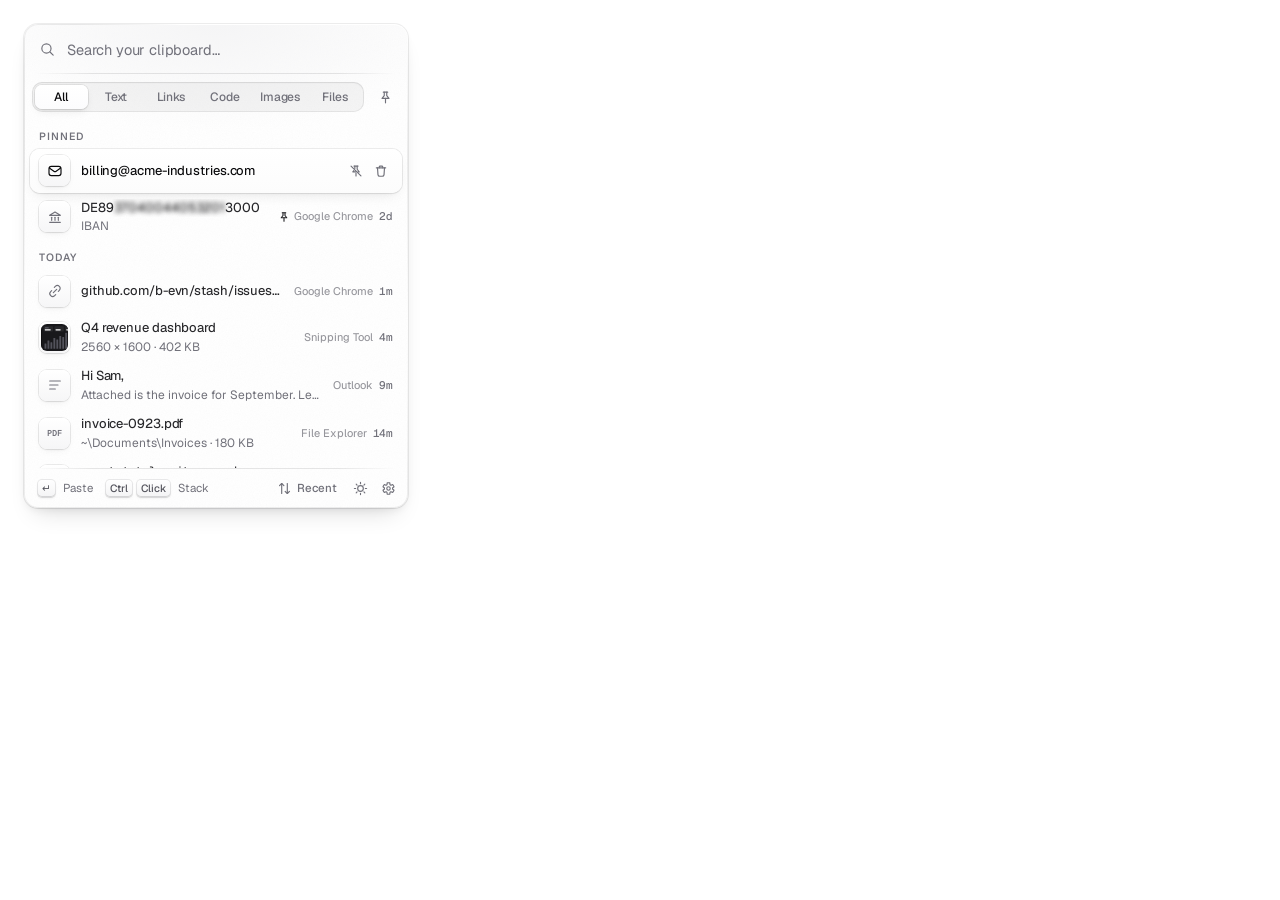
<file: ui/index.html>
<!doctype html>
<html lang="en">
<head>
  <meta charset="utf-8">
  <meta name="viewport" content="width=device-width, initial-scale=1">
  <title>stash</title>
  <link rel="stylesheet" href="style.css">
</head>
<body>
  <main class="card" id="card">
    <div class="view" id="home">
      <label class="search">
        <span class="chips" id="chips"></span>
        <input id="q" type="text" spellcheck="false" autocomplete="off" placeholder="Search your clipboard…">
        <kbd id="esc">Esc</kbd>
      </label>
      <div class="bar">
        <div class="tabs" id="tabs" role="tablist"><span class="pill" id="pill"></span></div>
        <button class="ghost" id="pinned" title="Pinned only" aria-pressed="false"></button>
      </div>
      <section class="list" id="list" role="listbox"></section>
      <footer id="footer">
        <div class="foot" id="hints">
          <span class="hint"><kbd>↵</kbd>Paste</span>
          <span class="hint"><kbd>Ctrl</kbd><kbd>Click</kbd>Stack</span>
          <span class="spacer"></span>
          <button class="ghost text" id="sort" title="Sort (Ctrl+S)"></button>
          <button class="ghost" id="theme" title="Theme (Ctrl+T)"></button>
          <button class="ghost" id="settings" title="Settings (Ctrl+,)"></button>
        </div>
        <div class="foot" id="stackbar" hidden></div>
        <div class="foot" id="accessbar" hidden></div>
      </footer>
    </div>
    <div class="view" id="prefs" hidden aria-label="Settings">
      <header class="prefs-head">
        <button class="ghost" id="back" title="Back (Esc)"></button>
        <span class="prefs-title">Settings</span>
        <span class="prefs-ver" id="version"></span>
      </header>
      <section class="prefs-body" id="prefs-body" tabindex="-1"></section>
      <footer>
        <div class="foot">
          <span class="hint"><kbd>↑</kbd><kbd>↓</kbd>Move</span>
          <span class="hint"><kbd>Space</kbd>Toggle</span>
          <span class="spacer"></span>
          <button class="ghost text" id="config-file" title="Show config.json"></button>
        </div>
      </footer>
    </div>
  </main>
  <script src="search.js"></script>
  <script src="secrets.js"></script>
  <script src="app.js"></script>
</body>
</html>
</file>
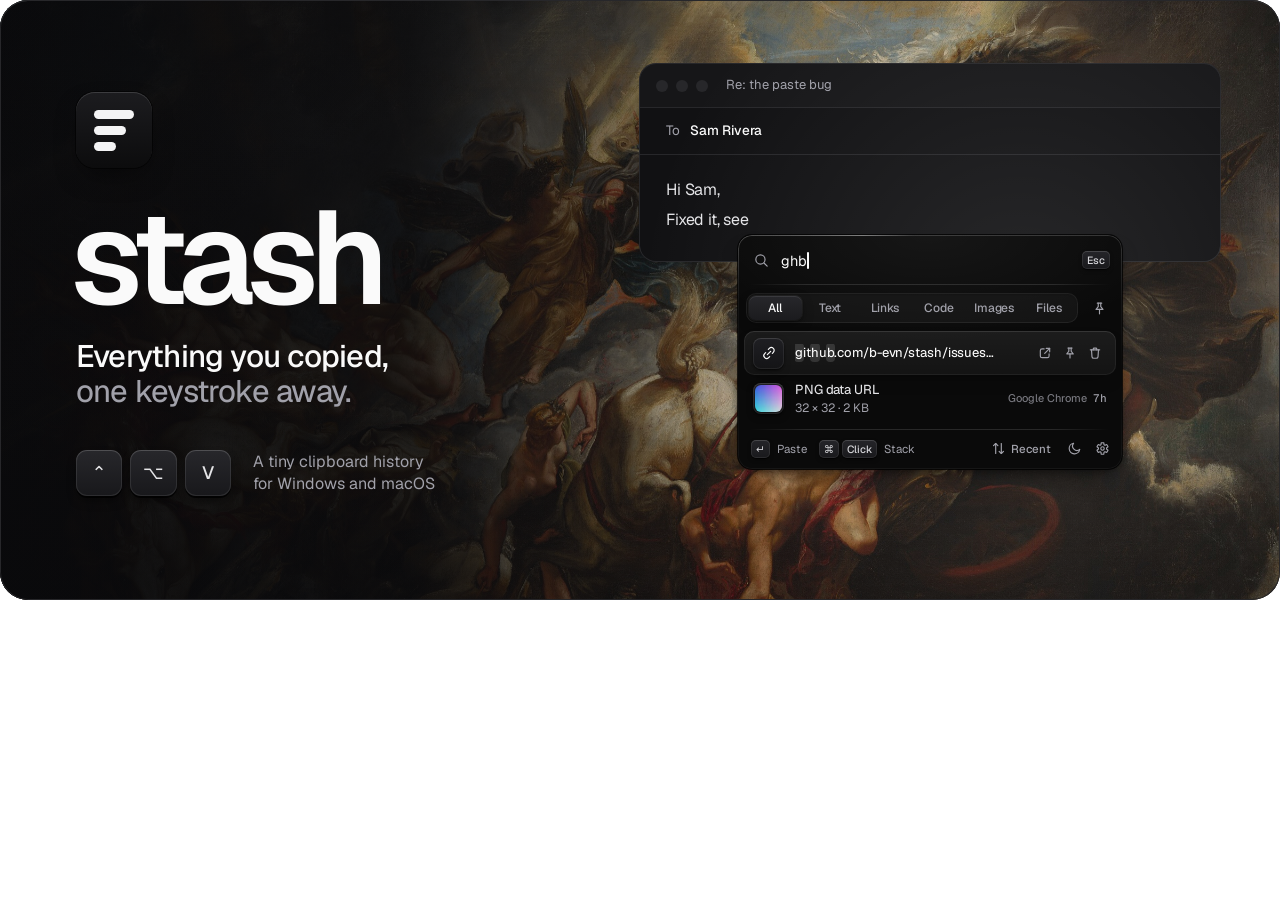
<file: docs/readme-art.html>
<!doctype html>
<html lang="en">
<head>
<meta charset="utf-8">
<title>stash README art</title>
<!-- The README's pictures: the real popup (ui/index.html with its demo data) framed over the paintings in docs/art.
     Pick one with ?shot=hero|title|stack|panels|keys|secrets&theme=dark|light (title takes &s=1..6); scripts/readme-art.sh renders them all. -->
<style>
  @font-face { font-family: "Geist"; src: url("../ui/fonts/geist.woff2") format("woff2"); font-weight: 100 900; }
  @font-face { font-family: "Geist Mono"; src: url("../ui/fonts/geist-mono.woff2") format("woff2"); font-weight: 100 900; }
  :root {
    --bg: #fafafa; --panel: #ffffff; --fg: #09090b; --soft: #27272a; --muted: #71717a; --line: #e4e4e7;
    --hair: rgba(9, 9, 11, .08); --ring-top: #fff; --lamp: rgba(255, 255, 255, .9);
    --scrim: 250, 250, 250; --art: url("art/olympus.jpg");
    --tile-bg: linear-gradient(180deg, #ffffff, #f4f4f5);
    --tile-shadow: inset 0 1px 0 #fff, 0 0 0 1px rgba(9, 9, 11, .08), 0 1px 2px rgba(9, 9, 11, .06), 0 6px 14px -6px rgba(9, 9, 11, .14);
    --key-fg: #3f3f46; --key-bg: linear-gradient(180deg, #ffffff, #f4f4f5);
    --key-shadow: inset 0 0 0 1px rgba(9, 9, 11, .1), inset 0 -2px 0 rgba(9, 9, 11, .05), 0 1px 0 rgba(9, 9, 11, .12), 0 4px 10px -4px rgba(9, 9, 11, .18);
    --card-shadow: 0 0 0 1px rgba(9, 9, 11, .08), 0 2px 4px rgba(9, 9, 11, .05), 0 24px 48px -16px rgba(9, 9, 11, .28);
    --desk: #ffffff; --desk-bar: #f7f7f8;
  }
  :root[data-theme="dark"] {
    --bg: #09090b; --panel: #0e0e10; --fg: #fafafa; --soft: #e4e4e7; --muted: #a1a1aa; --line: #27272a;
    --hair: rgba(255, 255, 255, .09); --ring-top: rgba(255, 255, 255, .18); --lamp: rgba(255, 255, 255, .06);
    --scrim: 9, 9, 11; --art: url("art/phaeton.jpg");
    --tile-bg: linear-gradient(180deg, #222226, #141416);
    --tile-shadow: inset 0 0 0 1px rgba(255, 255, 255, .08), inset 0 1px 0 rgba(255, 255, 255, .08), 0 1px 2px rgba(0, 0, 0, .6), 0 8px 18px -8px rgba(0, 0, 0, .7);
    --key-fg: #e4e4e7; --key-bg: linear-gradient(180deg, #27272b, #18181b);
    --key-shadow: inset 0 0 0 1px rgba(255, 255, 255, .09), inset 0 1px 0 rgba(255, 255, 255, .1), 0 2px 0 rgba(0, 0, 0, .8), 0 6px 12px -4px rgba(0, 0, 0, .7);
    --card-shadow: 0 0 0 1px rgba(0, 0, 0, .8), 0 2px 4px rgba(0, 0, 0, .4), 0 30px 60px -16px rgba(0, 0, 0, .8);
    --desk: #111113; --desk-bar: #161618;
  }
  * { box-sizing: border-box; margin: 0; }
  html, body { background: transparent; overflow: hidden; }
  body { font: 15px/1.45 "Geist", system-ui, sans-serif; color: var(--fg); -webkit-font-smoothing: antialiased; }
  svg.i { width: 18px; height: 18px; fill: none; stroke: currentColor; stroke-width: 1.7; stroke-linecap: round; stroke-linejoin: round; flex: none; }
  svg.i .dot { stroke-width: 2.4; }

  /* The frame every picture sits in: rounded, hairline border, nothing outside it. */
  .frame { position: relative; width: 100%; height: 100%; border-radius: 28px; overflow: hidden; isolation: isolate; background: var(--bg); }
  .frame::after { content: ""; position: absolute; inset: 0; z-index: 100; border-radius: inherit; pointer-events: none; box-shadow: inset 0 0 0 1px var(--line), inset 0 1px 0 var(--ring-top); }
  .art { position: absolute; inset: 0; background: var(--art) center / cover no-repeat; }
  .lamp { position: absolute; inset: 0 0 auto; height: 260px; background: radial-gradient(60% 100% at 50% 0, var(--lamp), transparent 75%); pointer-events: none; }
  .pop { position: absolute; width: 432px; border: 0; background: transparent; z-index: 5; }
  .caption { position: absolute; z-index: 6; color: var(--muted); font-size: 17px; letter-spacing: -.01em; text-align: center; }
  .caption b { color: var(--fg); font-weight: 550; }

  .kbd { display: inline-flex; align-items: center; justify-content: center; gap: 2px; min-width: 46px; height: 46px; padding: 0 13px; border-radius: 11px; color: var(--key-fg); background: var(--key-bg); box-shadow: var(--key-shadow); font: 500 18px/1 "Geist", system-ui, sans-serif; }
  .kbd.sm { min-width: 24px; height: 24px; padding: 0 6px; border-radius: 6px; font-size: 12px; }
  .kbd svg.i { width: 19px; height: 19px; stroke-width: 1.9; }
  .kbd.sm svg.i { width: 12px; height: 12px; stroke-width: 2.1; }
  .tile { position: relative; display: grid; place-items: center; flex: none; color: var(--soft); background: var(--tile-bg); box-shadow: var(--tile-shadow); }
  .glass { position: relative; border-radius: 18px; overflow: hidden; background: radial-gradient(90% 160px at 50% 0, var(--lamp), transparent 72%) no-repeat, var(--panel); box-shadow: var(--card-shadow), inset 0 1px 0 var(--ring-top); }
  .rule { height: 1px; background: linear-gradient(90deg, transparent, var(--hair) 14%, var(--hair) 86%, transparent); }
  .secret { color: transparent; text-shadow: 0 0 7px var(--fg); }
  .mono { font-family: "Geist Mono", ui-monospace, monospace; letter-spacing: -.02em; }

  /* hero */
  .scrim-l { position: absolute; inset: 0; background: linear-gradient(90deg, rgba(var(--scrim), .97) 0%, rgba(var(--scrim), .9) 33%, rgba(var(--scrim), .38) 60%, rgba(var(--scrim), .12) 100%); }
  .scrim-v { position: absolute; inset: 0; background: radial-gradient(120% 90% at 70% 45%, transparent 40%, rgba(var(--scrim), .55)); }
  .icon { width: 76px; height: 76px; border-radius: 19px; background: linear-gradient(180deg, #1c1c1f, #0c0c0d); box-shadow: inset 0 1px 0 rgba(255, 255, 255, .14), 0 0 0 1px rgba(0, 0, 0, .6), 0 12px 28px -10px rgba(0, 0, 0, .6); display: grid; align-content: center; gap: 7px; padding-left: 18px; }
  .icon i { display: block; height: 9px; border-radius: 5px; background: #f4f4f5; }
  .word { font-size: 132px; font-weight: 600; letter-spacing: -.06em; line-height: .9; margin: 30px 0 0 -6px; }
  .tag { margin-top: 22px; font-size: 31px; font-weight: 450; letter-spacing: -.025em; color: var(--muted); line-height: 1.15; }
  .tag b { color: var(--fg); font-weight: 500; }
  .halo { position: absolute; border-radius: 50%; background: radial-gradient(closest-side, rgba(255, 255, 255, .16), transparent); z-index: 4; }
  :root:not([data-theme="dark"]) .halo { background: radial-gradient(closest-side, rgba(255, 255, 255, .95), transparent); }

  /* Divine light: the one warm colour, borrowed from the paintings' gold. */
  :root { --gold: #a87622; --gold-soft: rgba(196, 140, 40, .55); --gold-glow: rgba(214, 158, 52, .5); --ink: #1c1917; }
  :root[data-theme="dark"] { --gold: #f1cf8b; --gold-soft: rgba(241, 207, 139, .5); --gold-glow: rgba(255, 196, 92, .55); --ink: #f5f5f4; }
  .serif { font-family: "Palatino Linotype", Palatino, "Book Antiqua", Georgia, serif; }
  .kbd.lit { transform: translateY(3px); filter: brightness(1.6); box-shadow: inset 0 0 0 1px var(--hair), 0 0 0 rgba(0, 0, 0, 0); }
  .note { position: absolute; z-index: 3; border-radius: 16px; overflow: hidden; background: var(--desk); box-shadow: 0 0 0 1px var(--line), 0 50px 100px -30px rgba(0, 0, 0, .7), inset 0 1px 0 var(--ring-top); }
  .note .desk-bar { height: 44px; }
  .note .hdr { display: flex; gap: 10px; padding: 13px 26px; border-bottom: 1px solid var(--line); font-size: 13.5px; color: var(--muted); }
  .note .hdr b { color: var(--fg); font-weight: 500; }
  .note .body { padding: 20px 26px 26px; font-size: 16px; line-height: 30px; letter-spacing: -.01em; color: var(--soft); }
  .note .caret { display: inline-block; width: 2px; height: 20px; margin: 0 0 -4px 1px; background: var(--fg); border-radius: 1px; }
  .note .pasted { color: var(--fg); border-radius: 4px; padding: 1px 0; }
  .frame.bare { background: transparent; border-radius: 0; }
  .frame.bare::after { display: none; }
  .ttile { width: 72px; height: 72px; border-radius: 19px; color: var(--gold); box-shadow: var(--tile-shadow), 0 0 0 1px var(--gold-soft), 0 0 26px -6px var(--gold-glow); }
  .ttile svg.i { width: 30px; height: 30px; stroke-width: 1.6; }

  /* stack */
  .desk { position: absolute; border-radius: 14px; background: var(--desk); box-shadow: 0 0 0 1px var(--line), 0 40px 90px -30px rgba(0, 0, 0, .55); overflow: hidden; z-index: 2; }
  .desk-bar { height: 42px; display: flex; align-items: center; gap: 8px; padding: 0 16px; background: var(--desk-bar); border-bottom: 1px solid var(--line); font-size: 13px; color: var(--muted); }
  .desk-bar i { width: 12px; height: 12px; border-radius: 50%; background: var(--line); }
  .desk-bar span { margin-left: 10px; }
  .field { padding: 0 26px; margin-top: 22px; }
  .field label { display: block; margin-bottom: 7px; font-size: 13px; font-weight: 500; }
  .input { height: 40px; display: flex; align-items: center; padding: 0 12px; border-radius: 9px; border: 1px solid var(--line); font-size: 14px; color: var(--muted); }
  .input.focus { border-color: var(--muted); box-shadow: 0 0 0 3px rgba(161, 161, 170, .3); color: var(--fg); }
  .input .caret { width: 1.5px; height: 19px; background: var(--fg); }
  .seq { position: absolute; z-index: 3; padding: 8px; }
  .step { display: flex; align-items: center; gap: 12px; height: 62px; padding: 0 14px; }
  .step .n { display: grid; place-items: center; width: 24px; height: 24px; border-radius: 12px; background: var(--fg); color: var(--bg); font-size: 12px; font-weight: 600; flex: none; }
  .step .n.next { box-shadow: 0 0 0 3px var(--panel), 0 0 0 4.5px var(--fg), 0 0 18px rgba(255, 255, 255, .25); }
  .step .arrow { color: var(--muted); }
  .step .v { flex: 1; min-width: 0; overflow: hidden; white-space: nowrap; text-overflow: ellipsis; font-size: 15px; letter-spacing: -.012em; }
  .tab { display: flex; align-items: center; gap: 8px; padding: 0 0 0 52px; height: 22px; color: var(--muted); font-size: 12px; }

  /* keys */
  .keys { position: absolute; inset: 0; display: grid; grid-template-columns: repeat(6, minmax(0, 1fr)); align-items: center; padding: 0 30px; }
  .key { display: flex; flex-direction: column; align-items: center; gap: 22px; }
  .key .caps { display: flex; gap: 6px; align-items: center; }
  .key .plus { color: var(--muted); font-size: 16px; }
  .key b { font-size: 19px; font-weight: 550; letter-spacing: -.02em; }
  .key span.d { margin-top: -16px; color: var(--muted); font-size: 14px; }
  .key + .key { border-left: 1px solid var(--hair); }

  /* secrets */
  .secret-row { display: flex; align-items: center; gap: 14px; height: 58px; padding: 0 16px; border-radius: 12px; }
  .secret-row .tile { width: 34px; height: 34px; border-radius: 9px; }
  .secret-row .tile svg.i { width: 16px; height: 16px; }
  .secret-row .main { flex: 1; min-width: 0; }
  .secret-row .val { display: block; white-space: nowrap; overflow: hidden; font-size: 14px; }
  .secret-row .what { display: block; margin-top: 2px; color: var(--muted); font-size: 12.5px; }
  .secret-row.lit { background: linear-gradient(180deg, rgba(127, 127, 127, .1), rgba(127, 127, 127, .05)); box-shadow: inset 0 0 0 1px var(--hair); }
  .cursor { position: absolute; z-index: 9; width: 22px; height: 22px; filter: drop-shadow(0 2px 3px rgba(0, 0, 0, .4)); }
  .headline { font-size: 46px; font-weight: 600; letter-spacing: -.045em; line-height: 1.02; }
  .lede { margin-top: 16px; color: var(--muted); font-size: 18px; line-height: 1.45; letter-spacing: -.012em; }
</style>
</head>
<body>
<div class="frame" id="frame"></div>
<script>
  const params = new URLSearchParams(location.search);
  const theme = params.get('theme') === 'light' ? 'light' : 'dark';
  const shot = params.get('shot') || 'hero';
  document.documentElement.dataset.theme = theme;
  const dark = theme === 'dark';

  const SIZES = { hero: [1280, 600], title: [1280, 220], stack: [1280, 640], panels: [1280, 640], keys: [1280, 230], secrets: [1280, 460] };
  const [W, H] = SIZES[shot];
  document.documentElement.style.width = document.body.style.width = W + 'px';
  document.documentElement.style.height = document.body.style.height = H + 'px';

  // The glyphs from ui/app.js (without their motion parts), plus three keys only the README draws.
  const I = {
    text: '<path d="M4 6h16"/><path d="M4 12h12.5"/><path d="M4 18h8.5"/>',
    link: '<path d="M11 6.5 12.5 5a4.24 4.24 0 0 1 6 6L17 12.5"/><path d="M13 17.5 11.5 19a4.24 4.24 0 0 1-6-6L7 11.5"/><path d="m9.5 14.5 5-5"/>',
    code: '<path d="M7.5 8 3.5 12l4 4"/><path d="m16.5 8 4 4-4 4"/><path d="m13.25 6.5-2.5 11"/>',
    image: '<rect x="3" y="4" width="18" height="16" rx="3.5"/><circle cx="16.5" cy="8.5" r="1.5"/><path d="M3.5 17 7.6 12.9a2 2 0 0 1 2.8 0L17.5 20"/><path d="m12.4 14.9 1.7-1.7a2 2 0 0 1 2.8 0l3.8 3.8"/>',
    file: '<path d="M14 3H8a3 3 0 0 0-3 3v12a3 3 0 0 0 3 3h8a3 3 0 0 0 3-3V8Z"/><path d="M14 3v3.5A1.5 1.5 0 0 0 15.5 8H19"/>',
    color: '<path d="M12 3.5a8.5 8.5 0 0 0 0 17c1 0 1.7-.7 1.7-1.6 0-.5-.2-.9-.5-1.2a1.7 1.7 0 0 1 1.3-2.8H17a3.5 3.5 0 0 0 3.5-3.5c0-4.4-3.8-7.9-8.5-7.9Z"/><path class="dot g-d1" d="M7.5 12h.01"/><path class="dot g-d2" d="M9 8h.01"/><path class="dot g-d3" d="M13.5 7h.01"/><path class="dot g-d4" d="M17 9.5h.01"/>',
    number: '<path d="M4.5 9h15"/><path d="M4.5 15h15"/><path d="M10 4 8 20"/><path d="m16 4-2 16"/>',
    key: '<circle cx="8" cy="16" r="4.5"/><path d="M11.2 12.8 19.5 4.5"/><path d="m16.5 7.5 2.5 2.5"/><path d="m14 10 1.75 1.75"/>',
    bank: '<path d="M4 9.5h16L12 4.5Z"/><path d="M4 20h16"/><path d="M7 12.5V17"/><path d="M12 12.5V17"/><path d="M17 12.5V17"/>',
    lock: '<rect x="4.5" y="10.5" width="15" height="10" rx="3"/><path d="M8 10.5V8a4 4 0 0 1 8 0v2.5"/><path d="M12 14.5v2"/>',
    card: '<rect x="3" y="5.5" width="18" height="13" rx="3"/><path d="M3 10h18"/><path d="M7 14.5h3"/>',
    db: '<ellipse cx="12" cy="6" rx="7.5" ry="2.5"/><path d="M4.5 6v12c0 1.4 3.4 2.5 7.5 2.5s7.5-1.1 7.5-2.5V6"/><path d="M4.5 12c0 1.4 3.4 2.5 7.5 2.5s7.5-1.1 7.5-2.5"/>',
    command: '<path d="M9 9H6.25A2.75 2.75 0 1 1 9 6.25v11.5A2.75 2.75 0 1 1 6.25 15h11.5A2.75 2.75 0 1 1 15 17.75V6.25A2.75 2.75 0 1 1 17.75 9Z"/>',
    enter: '<path d="M19 5v6a3 3 0 0 1-3 3H5"/><path d="m9 10-4 4 4 4"/>',
    shift: '<path d="M12 4 4.5 12H9v7.5h6V12h4.5Z"/>',
    tab: '<path d="M20 5v14"/><path d="M4 12h12"/><path d="m12 8 4 4-4 4"/>',
    search: '<circle cx="11" cy="11" r="6.5"/><path d="m20 20-4.2-4.2"/>',
    arrow: '<path d="M5 12h14"/><path d="m13 6 6 6-6 6"/>',
    click: '<path d="M8 3v2.5"/><path d="M3 8h2.5"/><path d="m4.5 4.5 1.75 1.75"/><path d="m9 9 11 4.5-4.6 1.9-1.9 4.6Z"/>',
  };
  const svg = (name) => `<svg class="i" viewBox="0 0 24 24">${I[name]}</svg>`;
  const cmd = (sm) => `<span class="kbd${sm ? ' sm' : ''}">${svg('command')}</span>`;
  const cap = (t, sm) => `<span class="kbd${sm ? ' sm' : ''}">${t}</span>`;
  const popup = (q, style, onload) => {
    const f = document.createElement('iframe');
    f.className = 'pop';
    f.src = `../ui/index.html?os=mac&theme=${theme}&${q}`;
    f.style.cssText = style + `;color-scheme:${theme}`;
    if (onload) f.addEventListener('load', () => setTimeout(() => onload(f), 500));
    return f;
  };

  // Animated scenes set window.SCENE = { duration, fps } and window.setT(seconds); scripts/readme-anim.mjs
  // steps that clock frame by frame. Opened without ?anim, a scene shows the moment ?t= (or its own pick).
  const clamp = (x) => Math.max(0, Math.min(1, x));
  const ease = (x) => (x = clamp(x), x < .5 ? 4 * x * x * x : 1 - Math.pow(-2 * x + 2, 3) / 2);
  const out = (x) => 1 - Math.pow(1 - clamp(x), 3);
  const seg = (t, a, b, f = ease) => f((t - a) / (b - a));
  const mix = (a, b, k) => a + (b - a) * k;
  // The popup frame with its own motion switched off, so the scene's clock decides every pixel.
  const still = (f) => {
    const st = f.contentDocument.createElement('style');
    st.textContent = '*, *::before, *::after { transition: none !important; animation: none !important; } .card.enter { opacity: 1 !important; transform: none !important; }';
    f.contentDocument.head.appendChild(st);
  };
  const typeInto = (f, text) => {
    const q = f.contentDocument.getElementById('q');
    if (q.value === text) return;
    q.value = text;
    q.dispatchEvent(new Event('input', { bubbles: true }));
  };

  const frame = document.getElementById('frame');
  const SHOTS = {
    // What really happens, at real speed: ⌃⌥V, the popup opens at the caret with the app's own
    // entrance, g h b finds the link, Enter closes it and the link is pasted where the caret was.
    hero() {
      frame.innerHTML = `<div class="art" style="background-position: ${dark ? '62% 30%' : '58% 40%'}; filter: saturate(${dark ? 1.15 : 1.05})"></div>
        <div class="scrim-l" style="background: linear-gradient(90deg, rgba(var(--scrim), .97) 0%, rgba(var(--scrim), .88) 32%, rgba(var(--scrim), .25) 58%, rgba(var(--scrim), .05) 100%)"></div>
        <div class="scrim-v"></div>
        <div class="halo" style="left: 640px; top: -80px; width: 760px; height: 760px; opacity: .6"></div>
        <div style="position: absolute; left: 76px; top: 92px; width: 520px; z-index: 6">
          <div class="icon"><i style="width: 40px"></i><i style="width: 32px"></i><i style="width: 22px"></i></div>
          <div class="word">stash</div>
          <div class="tag"><b>Everything you copied,</b><br>one keystroke away.</div>
          <div style="display: flex; align-items: center; gap: 8px; margin-top: 40px">
            <span class="kbd" id="k0">⌃</span><span class="kbd" id="k1">⌥</span><span class="kbd" id="k2">V</span>
            <span style="margin-left: 14px; color: var(--muted); font-size: 16px; line-height: 1.35">A tiny clipboard history<br>for Windows and macOS</span>
          </div>
        </div>
        <div class="note" id="note" style="left: 640px; top: 64px; width: 580px">
          <div class="desk-bar"><i></i><i></i><i></i><span>Re: the paste bug</span></div>
          <div class="hdr"><span>To</span><b>Sam Rivera</b></div>
          <div class="body">Hi Sam,<br>Fixed it, see <span class="pasted" id="pasted"></span><span class="caret" id="caret"></span></div>
        </div>`;
      const el = (id) => document.getElementById(id);
      const pop = popup('', 'left: 0; top: 0; height: 540px; transform-origin: 40px 0', (f) => { still(f); SCENE.ready = true; render(); });
      frame.appendChild(pop);
      const LINK = 'github.com/b-evn/stash/issues/7';
      const fr = frame.getBoundingClientRect();
      let T = params.has('t') ? Number(params.get('t')) : 4;

      // A caret stays lit for .6 s after each key, then blinks slowly: .6 s off, .6 s on.
      const lit = (since) => since < .6 || Math.floor((since - .6) / .6) % 2 === 1;
      const BS = 7, STEP = .15;

      function render() {
        const t = T;
        const doc = pop.contentDocument;
        // The popup opens just below where the caret sits before the paste.
        el('pasted').textContent = '';
        const c0 = el('caret').getBoundingClientRect();
        const cx = c0.left - fr.left, cy = c0.top - fr.top;
        pop.style.left = (cx - 40) + 'px';
        pop.style.top = (cy + 2) + 'px';

        // ⌃ and ⌥ held, V tapped.
        el('k0').classList.toggle('lit', t > 1.6 && t < 2.35);
        el('k1').classList.toggle('lit', t > 1.75 && t < 2.35);
        el('k2').classList.toggle('lit', t > 1.95 && t < 2.12);
        // Shown on V with the app's entrance (card-in: .34s, 4px drop, slight scale and blur); gone at once on Enter.
        const shown = t >= 1.95 && t < 4.8;
        const k = seg(t, 1.95, 2.29, out);
        pop.style.opacity = shown ? k : 0;
        pop.style.transform = `translateY(${mix(-4, 0, k)}px) scale(${mix(.985, 1, k)})`;
        pop.style.filter = `blur(${(1 - k) * 4}px)`;
        const typed = t < 2.95 ? '' : t < 3.3 ? 'g' : t < 3.62 ? 'gh' : 'ghb';
        typeInto(pop, typed);
        // The search field's caret, drawn by hand so it blinks on the scene's clock.
        const q = doc.getElementById('q');
        let fake = doc.getElementById('fake-caret');
        if (!fake) {
          q.style.caretColor = 'transparent';
          fake = doc.createElement('span');
          fake.id = 'fake-caret';
          fake.style.cssText = 'position: absolute; width: 1.5px; height: 17px; border-radius: 1px; background: currentColor; pointer-events: none';
          q.parentElement.style.position = 'relative';
          q.parentElement.appendChild(fake);
        }
        const cv = (render.cv = render.cv || doc.createElement('canvas')).getContext('2d');
        const cs = doc.defaultView.getComputedStyle(q);
        cv.font = `${cs.fontWeight} ${cs.fontSize} ${cs.fontFamily}`;
        const qb = q.getBoundingClientRect(), lb = q.parentElement.getBoundingClientRect();
        fake.style.left = (qb.left - lb.left + parseFloat(cs.paddingLeft) + cv.measureText(typed).width) + 'px';
        fake.style.top = (qb.top - lb.top + (qb.height - 17) / 2) + 'px';
        fake.style.color = cs.color;
        const lastKey = t < 2.95 ? 1.95 : t < 3.3 ? 2.95 : t < 3.62 ? 3.3 : 3.62;
        fake.style.opacity = lit(t - lastKey) ? 1 : 0;
        const enterKbd = doc.querySelector('#hints kbd');
        if (enterKbd) {
          const down = t > 4.62 && t < 4.8;
          enterKbd.style.transform = down ? 'translateY(1px)' : '';
          enterKbd.style.filter = down ? 'brightness(1.4)' : '';
        }
        // Pasted in one go, and the mail app makes it a link. Then Backspace is pressed once per letter, every
        // .15 s, until the link is gone and the loop is back where it began.
        let shownLink = '';
        if (t >= 4.9) shownLink = LINK.slice(0, Math.max(0, LINK.length - (t >= BS ? Math.floor((t - BS) / STEP) + 1 : 0)));
        el('pasted').textContent = shownLink;
        el('pasted').style.cssText = shownLink ? `color: ${dark ? '#58a6ff' : '#0969da'}; text-decoration: underline; text-underline-offset: 3px` : '';
        // The reply's caret, timed from its last key: the paste, or the latest Backspace.
        const presses = t >= BS ? Math.min(LINK.length, Math.floor((t - BS) / STEP) + 1) : 0;
        const lastKeyAt = presses ? BS + (presses - 1) * STEP : t >= 4.9 ? 4.9 : 0;
        el('caret').style.opacity = !shown && lit(t - lastKeyAt) ? 1 : 0;
      }
      window.SCENE = { duration: 13, fps: 25, ready: false };
      window.setT = (t) => { T = t; render(); return Promise.resolve(); };
    },

    // A section's title as a banner: numeral, heading and line on the left, a detail of the painting on
    // the right with the section's own tiles floating over it. ?s=1..6 picks the section.
    title() {
      const S = {
        1: ['I', 'Everything goes in', 'Text, links, code, images, files and colours.', ['text', 'link', 'code', 'image', 'file', 'color'], dark ? '58% 22%' : '30% 25%'],
        2: ['II', 'Paste stack', 'Collect in order, paste with plain Ctrl+V.', ['click', 'arrow', 'enter'], dark ? '44% 70%' : '70% 55%'],
        3: ['III', 'Keys', 'Everything from the keyboard.', ['command', 'enter', 'shift', 'tab'], dark ? '80% 40%' : '85% 20%'],
        4: ['IV', 'Find anything', 'Loose matching, filters as chips.', ['search', 'code', 'image'], dark ? '20% 55%' : '15% 60%'],
        5: ['V', 'Private by default', 'Secrets blurred, history encrypted.', ['lock', 'key', 'card', 'bank'], dark ? '66% 85%' : '50% 85%'],
        6: ['VI', 'Build', 'From source, on Windows or macOS.', ['code', 'command', 'file'], dark ? '35% 40%' : '35% 75%'],
      };
      const [n, h, line, icons, pos] = S[params.get('s') || 1];
      // No frame: the banner is see-through and its painting dissolves at every edge, so it sits on
      // GitHub's own page colour (#0d1117 dark, #fff light) like part of the text, flush with its left edge.
      frame.classList.add('bare');
      const fg = dark ? '#f0f6fc' : '#1f2328', muted = dark ? '#9198a1' : '#59636e';
      frame.innerHTML = `<div class="art" style="left: 30%; background-position: ${pos}; background-size: 190%; filter: saturate(1.1) brightness(${dark ? .8 : 1.02});
          -webkit-mask: linear-gradient(90deg, transparent, rgba(0, 0, 0, .35) 22%, #000 48%, #000 78%, transparent), linear-gradient(transparent, rgba(0, 0, 0, .6) 22%, #000 42%, #000 58%, rgba(0, 0, 0, .6) 78%, transparent); -webkit-mask-composite: source-in; mask-composite: intersect"></div>
        <div style="position: absolute; left: 0; top: 0; bottom: 0; display: flex; flex-direction: column; justify-content: center; z-index: 3">
          <div class="serif" style="display: flex; align-items: center; gap: 14px; color: var(--gold); font-size: 24px; letter-spacing: .18em">${n}<span style="width: 44px; height: 1px; background: var(--gold-soft)"></span></div>
          <div style="margin: 8px 0 0 -3px; font-size: 76px; font-weight: 600; letter-spacing: -.045em; line-height: 1; color: ${fg}">${h}</div>
          <div style="margin-top: 14px; color: ${muted}; font-size: 27px; letter-spacing: -.015em">${line}</div>
        </div>
        <div style="position: absolute; right: 64px; top: 0; bottom: 0; display: flex; align-items: center; gap: 16px; z-index: 3">
          ${icons.map((k, i) => `<span class="tile ttile" style="transform: translateY(${[-10, 8, -4, 10, -8, 4][i]}px)">${svg(k)}</span>`).join('')}
        </div>`;
    },

    stack() {
      const steps = [
        ['billing@acme-industries.com', 'Billing email'],
        [`DE89<span class="secret">37040044053201</span>3000`, 'IBAN'],
        ['github.com/b-evn/stash/issues/7', 'Reference ticket'],
        ['invoice-0923.pdf', 'Invoice'],
      ];
      frame.innerHTML = `<div class="art" style="background-position: ${dark ? '50% 20%' : '40% 50%'}; filter: blur(2px) saturate(.9); transform: scale(1.02)"></div>
        <div style="position: absolute; inset: 0; background: rgba(var(--scrim), ${dark ? .62 : .58})"></div>
        <div class="desk" style="left: 56px; top: 52px; width: 560px; height: 640px">
          <div class="desk-bar"><i></i><i></i><i></i><span>Vendor portal — Payment details</span></div>
          <div class="field"><label>Billing email</label><div class="input focus"><span class="caret"></span></div></div>
          <div class="field"><label>IBAN</label><div class="input">DE00 0000 0000 0000 0000 00</div></div>
          <div class="field"><label>Reference ticket</label><div class="input">https://</div></div>
          <div class="field"><label>Invoice</label><div class="input">Attach a file…</div></div>
        </div>
        <div style="position: absolute; left: 700px; top: 66px; width: 520px; z-index: 3">
          <div class="headline">Collect in order.<br>Paste with plain ${dark ? '⌘V' : '⌘V'}.</div>
          <div class="lede">⌘-click clips to stack them. Each ⌘V pastes the next one, in any app, Tab between fields.</div>
        </div>
        <div class="glass seq" style="left: 700px; top: 300px; width: 520px">
          ${steps.map(([v, f], i) => `${i ? `<div class="tab">${cap(svg('tab'), true)} next field</div>` : ''}
            <div class="step"><span class="n${i === 0 ? ' next' : ''}">${i + 1}</span>${cmd(true)}${cap('V', true)}
              <span class="arrow">${svg('arrow')}</span><span class="v">${v}</span>
              <span style="color: var(--muted); font-size: 12.5px">${f}</span></div>`).join('')}
        </div>`;
      frame.appendChild(popup('stack=6,11,1,4&sel=1', 'left: 64px; top: 136px; height: 520px'));
    },

    panels() {
      frame.innerHTML = `<div class="art" style="background-position: 50% 35%; filter: blur(3px) saturate(.85); transform: scale(1.03)"></div>
        <div style="position: absolute; inset: 0; background: rgba(var(--scrim), ${dark ? .7 : .62})"></div>
        <div class="caption" style="left: 40px; width: 384px; top: 36px"><b>Filter as you type.</b> Kinds, words to skip.</div>
        <div class="caption" style="left: 448px; width: 384px; top: 36px"><b>Hold Shift</b> to read the whole clip.</div>
        <div class="caption" style="left: 856px; width: 384px; top: 36px"><b>Settings</b> live in the popup.</div>`;
      frame.appendChild(popup('q=@file%20!logo%20', 'left: 16px; top: 54px; height: 590px'));
      frame.appendChild(popup('tab=code', 'left: 424px; top: 54px; height: 590px', (f) => {
        f.contentWindow.focus();
        f.contentDocument.dispatchEvent(new KeyboardEvent('keydown', { key: 'Shift', shiftKey: true, bubbles: true }));
      }));
      frame.appendChild(popup('view=settings', 'left: 832px; top: 54px; height: 590px'));
    },

    keys() {
      const K = [
        [`${cap('⌃')}${cap('⌥')}${cap('V')}`, 'Open', 'anywhere, at the caret'],
        [cap(svg('enter')), 'Paste', 'the selected clip'],
        [`${cmd()}${cap('1')}<span class="plus">–</span>${cap('9')}`, 'Paste a row', 'by its number'],
        [cap(svg('shift') + '&nbsp;hold'), 'Preview', 'images, code, long text'],
        [`${cmd()}<span class="plus">+</span>${cap(svg('click'))}`, 'Stack', 'paste in order'],
        [cap(svg('tab')), 'Kinds', 'all · text · links · code…'],
      ];
      frame.innerHTML = `<div class="lamp"></div><div class="keys">${K.map(([c, b, d]) => `
        <div class="key"><span class="caps">${c}</span><b>${b}</b><span class="d">${d}</span></div>`).join('')}</div>`;
    },

    secrets() {
      const rows = [
        ['bank', 'IBAN', 'DE89<span class="secret">3704004405320130</span>3000'],
        ['card', 'Visa card', '<span class="secret">4111 1111 1111</span> 1111'],
        ['key', 'GitHub token', 'ghp_<span class="secret">a8Fk29QmZr7tLx0pVb3n</span>2345'],
        ['lock', 'Password', 'DB_PASSWORD=<span class="secret">Tr0ub4dor&amp;3</span>'],
        ['db', 'Database URL', 'postgres://app:<span class="secret">hunter2</span>@db:5432/main'],
      ];
      frame.innerHTML = `<div class="art" style="background-position: ${dark ? '30% 20%' : '50% 30%'}; filter: blur(2px) saturate(.85); transform: scale(1.02)"></div>
        <div style="position: absolute; inset: 0; background: linear-gradient(90deg, rgba(var(--scrim), .96) 0, rgba(var(--scrim), .9) 44%, rgba(var(--scrim), .6) 100%)"></div>
        <div style="position: absolute; left: 76px; top: 0; bottom: 0; width: 470px; display: flex; flex-direction: column; justify-content: center; z-index: 3">
          <div class="headline">Secrets stay<br>out of sight.</div>
          <div class="lede">IBANs, cards, tokens and passwords are blurred in the list, and each row names what it holds. Hover to read; pasting gives you the clip as it was copied.</div>
        </div>
        <div class="glass" style="position: absolute; left: 630px; top: 62px; width: 580px; padding: 10px">
          ${rows.map(([icon, what, val], i) => `<div class="secret-row${i === 3 ? ' lit' : ''}"><span class="tile">${svg(icon)}</span>
            <span class="main"><span class="val mono">${i === 3 ? val.replace('class="secret"', '') : val}</span><span class="what">${what}</span></span></div>`).join('')}
        </div>
        <svg class="cursor" viewBox="0 0 24 24" style="left: 858px; top: 266px"><path d="M4 2l15 9-6.5 1.5L16 20l-3 1.5-3.5-7.5L4 18z" fill="${dark ? '#fafafa' : '#09090b'}" stroke="${dark ? '#09090b' : '#fff'}" stroke-width="1.4" stroke-linejoin="round"/></svg>`;
    },
  };
  SHOTS[shot]();
</script>
</body>
</html>
</file>
<file: ui/style.css>
@font-face { font-family: "Geist"; src: url("fonts/geist.woff2") format("woff2"); font-weight: 100 900; font-display: block; }
@font-face { font-family: "Geist Mono"; src: url("fonts/geist-mono.woff2") format("woff2"); font-weight: 100 900; font-display: block; }

/* The zinc palette, plus the material around it: hairlines brighter at the top, raised tiles and keycaps
   lit from above, a lamp at the top of the card, grain, and a slow light that travels the card's edge. */
:root {
  --bg: #ffffff;
  --fg: #09090b;
  --fg-soft: #27272a;
  --muted: #f4f4f5;
  --muted-fg: #71717a;
  --border: #e4e4e7;
  --accent: #f4f4f5;
  --tile: #fafafa;
  --hit: rgba(9, 9, 11, .09);
  --hair: rgba(9, 9, 11, .065);
  --hair-2: rgba(9, 9, 11, .1);
  --ring-top: #ffffff;
  --ring-bot: rgba(9, 9, 11, .07);
  --sheen: rgba(9, 9, 11, .2);
  --lamp: rgba(244, 244, 245, .9);
  --glow: rgba(9, 9, 11, .16);
  --shadow: 0 0 0 1px rgba(9, 9, 11, .07), 0 1px 1px rgba(9, 9, 11, .04), 0 4px 10px -3px rgba(9, 9, 11, .08), 0 14px 26px -12px rgba(9, 9, 11, .16);
  --menu-shadow: 0 0 0 1px rgba(9, 9, 11, .07), 0 2px 4px rgba(9, 9, 11, .05), 0 12px 28px -10px rgba(9, 9, 11, .22);
  --track: rgba(9, 9, 11, .04);
  --track-shade: rgba(9, 9, 11, .05);
  --pill: linear-gradient(180deg, #ffffff, #fcfcfd);
  --pill-shadow: inset 0 1px 0 #fff, 0 0 0 1px rgba(9, 9, 11, .07), 0 1px 2px rgba(9, 9, 11, .08), 0 4px 10px -2px rgba(9, 9, 11, .08);
  --hl: linear-gradient(180deg, #ffffff, #fcfcfc);
  --hl-shadow: 0 0 0 1px rgba(9, 9, 11, .07), 0 1px 2px rgba(9, 9, 11, .05), 0 6px 14px -6px rgba(9, 9, 11, .12), inset 0 1px 0 #fff;
  --tile-bg: linear-gradient(180deg, #ffffff, #f6f6f7);
  --tile-shadow: inset 0 1px 0 #fff, 0 0 0 1px rgba(9, 9, 11, .075), 0 1px 2px rgba(9, 9, 11, .06), 0 3px 8px -3px rgba(9, 9, 11, .08);
  --key-fg: #52525b;
  --key-bg: linear-gradient(180deg, #ffffff, #f4f4f5);
  --key-shadow: inset 0 0 0 1px rgba(9, 9, 11, .09), inset 0 -1px 0 rgba(9, 9, 11, .05), 0 1px 0 rgba(9, 9, 11, .1), 0 2px 3px -1px rgba(9, 9, 11, .08);
  --ghost: rgba(9, 9, 11, .05);
  --ring-bg: #ffffff;
  --danger: #dc2626;
  --danger-soft: rgba(220, 38, 38, .09);
  --knob: #ffffff;
  --grain-blend: multiply;
  --ease: cubic-bezier(.2, 0, 0, 1);
  --spring: cubic-bezier(.32, .72, 0, 1);
  --out: cubic-bezier(.16, 1, .3, 1);
  --bounce: cubic-bezier(.3, 1.5, .5, 1);
  color-scheme: light;
}
@media (prefers-color-scheme: dark) {
  :root:not([data-theme="light"]) {
    --bg: #0a0a0a; --fg: #fafafa; --fg-soft: #e4e4e7; --muted: #1c1c1e; --muted-fg: #a1a1aa; --border: #27272a;
    --accent: #1f1f22; --tile: #141416; --hit: rgba(250, 250, 250, .13);
    --hair: rgba(255, 255, 255, .07); --hair-2: rgba(255, 255, 255, .12);
    --ring-top: rgba(255, 255, 255, .17); --ring-bot: rgba(255, 255, 255, .05);
    --sheen: rgba(255, 255, 255, .7); --lamp: rgba(255, 255, 255, .05); --glow: rgba(255, 255, 255, .3);
    --shadow: 0 0 0 1px rgba(0, 0, 0, .75), 0 1px 1px rgba(0, 0, 0, .3), 0 4px 10px -3px rgba(0, 0, 0, .45), 0 14px 26px -12px rgba(0, 0, 0, .6);
    --menu-shadow: 0 0 0 1px rgba(0, 0, 0, .7), 0 2px 4px rgba(0, 0, 0, .35), 0 14px 30px -10px rgba(0, 0, 0, .75);
    --track: rgba(255, 255, 255, .035); --track-shade: rgba(0, 0, 0, .35);
    --pill: linear-gradient(180deg, #27272b, #1b1b1e);
    --pill-shadow: inset 0 1px 0 rgba(255, 255, 255, .09), 0 0 0 1px rgba(255, 255, 255, .06), 0 1px 2px rgba(0, 0, 0, .55), 0 4px 12px -2px rgba(0, 0, 0, .55);
    --hl: linear-gradient(180deg, rgba(255, 255, 255, .075), rgba(255, 255, 255, .04));
    --hl-shadow: inset 0 0 0 1px rgba(255, 255, 255, .055), inset 0 1px 0 rgba(255, 255, 255, .06), 0 8px 20px -12px rgba(0, 0, 0, .7);
    --tile-bg: linear-gradient(180deg, #1f1f23, #141416);
    --tile-shadow: inset 0 0 0 1px rgba(255, 255, 255, .07), inset 0 1px 0 rgba(255, 255, 255, .07), 0 1px 2px rgba(0, 0, 0, .6), 0 3px 8px -3px rgba(0, 0, 0, .5);
    --key-fg: #d4d4d8; --key-bg: linear-gradient(180deg, #252529, #19191c);
    --key-shadow: inset 0 0 0 1px rgba(255, 255, 255, .08), inset 0 1px 0 rgba(255, 255, 255, .08), 0 1px 0 rgba(0, 0, 0, .8), 0 2px 4px -1px rgba(0, 0, 0, .55);
    --ghost: rgba(255, 255, 255, .06); --ring-bg: #0a0a0a;
    --danger: #f87171; --danger-soft: rgba(248, 113, 113, .12); --knob: #a1a1aa; --grain-blend: overlay;
    color-scheme: dark;
  }
}
:root[data-theme="dark"] {
  --bg: #0a0a0a; --fg: #fafafa; --fg-soft: #e4e4e7; --muted: #1c1c1e; --muted-fg: #a1a1aa; --border: #27272a;
  --accent: #1f1f22; --tile: #141416; --hit: rgba(250, 250, 250, .13);
  --hair: rgba(255, 255, 255, .07); --hair-2: rgba(255, 255, 255, .12);
  --ring-top: rgba(255, 255, 255, .17); --ring-bot: rgba(255, 255, 255, .05);
  --sheen: rgba(255, 255, 255, .7); --lamp: rgba(255, 255, 255, .05); --glow: rgba(255, 255, 255, .3);
  --shadow: 0 0 0 1px rgba(0, 0, 0, .75), 0 1px 1px rgba(0, 0, 0, .3), 0 4px 10px -3px rgba(0, 0, 0, .45), 0 14px 26px -12px rgba(0, 0, 0, .6);
  --menu-shadow: 0 0 0 1px rgba(0, 0, 0, .7), 0 2px 4px rgba(0, 0, 0, .35), 0 14px 30px -10px rgba(0, 0, 0, .75);
  --track: rgba(255, 255, 255, .035); --track-shade: rgba(0, 0, 0, .35);
  --pill: linear-gradient(180deg, #27272b, #1b1b1e);
  --pill-shadow: inset 0 1px 0 rgba(255, 255, 255, .09), 0 0 0 1px rgba(255, 255, 255, .06), 0 1px 2px rgba(0, 0, 0, .55), 0 4px 12px -2px rgba(0, 0, 0, .55);
  --hl: linear-gradient(180deg, rgba(255, 255, 255, .075), rgba(255, 255, 255, .04));
  --hl-shadow: inset 0 0 0 1px rgba(255, 255, 255, .055), inset 0 1px 0 rgba(255, 255, 255, .06), 0 8px 20px -12px rgba(0, 0, 0, .7);
  --tile-bg: linear-gradient(180deg, #1f1f23, #141416);
  --tile-shadow: inset 0 0 0 1px rgba(255, 255, 255, .07), inset 0 1px 0 rgba(255, 255, 255, .07), 0 1px 2px rgba(0, 0, 0, .6), 0 3px 8px -3px rgba(0, 0, 0, .5);
  --key-fg: #d4d4d8; --key-bg: linear-gradient(180deg, #252529, #19191c);
  --key-shadow: inset 0 0 0 1px rgba(255, 255, 255, .08), inset 0 1px 0 rgba(255, 255, 255, .08), 0 1px 0 rgba(0, 0, 0, .8), 0 2px 4px -1px rgba(0, 0, 0, .55);
  --ghost: rgba(255, 255, 255, .06); --ring-bg: #0a0a0a;
  --danger: #f87171; --danger-soft: rgba(248, 113, 113, .12); --knob: #a1a1aa; --grain-blend: overlay;
  color-scheme: dark;
}

* { box-sizing: border-box; margin: 0; }
html { overflow: hidden; }
html, body { background: transparent; }
/* Matches MARGIN in lib.rs: room for the card's shadow inside the see-through window. */
body {
  padding: 24px;
  font: 13px/1.4 "Geist", "Segoe UI Variable Text", "Segoe UI", system-ui, sans-serif;
  color: var(--fg);
  -webkit-font-smoothing: antialiased;
  user-select: none;
  cursor: default;
}
button { font: inherit; color: inherit; background: none; border: 0; padding: 0; cursor: default; }
/* Glyphs are drawn on a 24 grid; --sw keeps the drawn line near 1.15px at every size, and dots a little heavier. */
.icon { --sw: 1.75; width: 16px; height: 16px; flex: none; fill: none; stroke: currentColor; stroke-width: var(--sw); stroke-linecap: round; stroke-linejoin: round; }
.icon .dot { stroke-width: calc(var(--sw) * 1.43); }
/* Keycaps: a face, a lit top edge and a shadow underneath. */
kbd {
  display: inline-flex; align-items: center; justify-content: center;
  min-width: 18px; height: 18px; padding: 0 5px; border-radius: 5px;
  background: var(--key-bg); color: var(--key-fg); box-shadow: var(--key-shadow);
  font: 500 10.5px/1 "Geist", system-ui, sans-serif;
}
[hidden] { display: none !important; }

@property --sweep { syntax: "<angle>"; inherits: false; initial-value: 0deg; }
@keyframes fade { from { opacity: 0; } }
@keyframes sweep { to { --sweep: 360deg; } }
@keyframes breathe { 0% { opacity: .7; transform: scale(1); } 70%, 100% { opacity: 0; transform: scale(1.75); } }
.card, .tabs, .tile, kbd, .chip, footer, .search, .preview, .menu, .menu-item {
  transition: background-color .2s, border-color .2s, color .2s;
}

.card {
  position: relative; isolation: isolate;
  width: 384px; display: flex; flex-direction: column;
  border-radius: 14px; box-shadow: var(--shadow); overflow: hidden;
  background:
    radial-gradient(90% 150px at 50% 0, var(--lamp), transparent 72%) no-repeat,
    url("data:image/svg+xml,%3Csvg xmlns='http://www.w3.org/2000/svg' width='160' height='160'%3E%3Cfilter id='n'%3E%3CfeTurbulence type='fractalNoise' baseFrequency='.85' numOctaves='3' stitchTiles='stitch'/%3E%3CfeColorMatrix type='saturate' values='0'/%3E%3C/filter%3E%3Crect width='100%25' height='100%25' filter='url(%23n)' opacity='.05'/%3E%3C/svg%3E"),
    var(--bg);
  background-blend-mode: normal, var(--grain-blend), normal;
}
/* The hairline, brighter where the light falls, and a slow light that travels round it. */
.card::before, .card::after {
  content: ""; position: absolute; inset: 0; z-index: 50; border-radius: inherit; padding: 1px; pointer-events: none;
  -webkit-mask: linear-gradient(#000 0 0) content-box, linear-gradient(#000 0 0); -webkit-mask-composite: xor; mask-composite: exclude;
}
.card::before { background: linear-gradient(180deg, var(--ring-top), var(--ring-bot) 28%, transparent 62%, var(--ring-bot)); }
.card::after {
  background: conic-gradient(from var(--sweep), transparent 0deg 290deg, var(--sheen) 330deg, transparent 352deg);
  opacity: .5; animation: sweep 11s linear infinite;
}
/* Out of sight while parked (app.js), so nothing moves there. */
body.parked *, body.parked *::before, body.parked *::after { animation-play-state: paused !important; }
.card.morph { transition: height .24s var(--ease), background-color .2s, border-color .2s, color .2s; }
/* While the card grows above the caret its bottom edge stays put. */
body.above { min-height: 100vh; display: flex; flex-direction: column; justify-content: flex-end; }

/* Divider that fades out at both ends. */
.search::after, footer::before, .prefs-head::after {
  content: ""; position: absolute; left: 12px; right: 12px; height: 1px; pointer-events: none;
  background: linear-gradient(90deg, transparent, var(--hair-2) 16%, var(--hair-2) 84%, transparent);
}
.search { position: relative; display: flex; align-items: center; gap: 9px; min-height: 50px; padding: 0 12px 0 15px; color: var(--muted-fg); }
.search::after { bottom: 0; }
.search > .icon { --sw: 1.65; width: 17px; height: 17px; }
.chips { display: contents; }
.chip {
  display: inline-flex; align-items: center; gap: 4px; flex: none; height: 24px; padding: 0 2px 0 7px;
  border-radius: 7px; background: var(--tile-bg); box-shadow: var(--tile-shadow); color: var(--fg);
  font-size: 12px; font-weight: 500; animation: fade .14s ease-out;
}
.chip .icon { --sw: 2.3; width: 12px; height: 12px; color: var(--muted-fg); }
.chip > span { max-width: 96px; overflow: hidden; text-overflow: ellipsis; white-space: nowrap; }
.chip .x { display: grid; place-items: center; width: 18px; height: 18px; border-radius: 5px; color: var(--muted-fg); transition: color .12s, background-color .12s; }
.chip .x:hover { color: var(--fg); background: var(--ghost); }
.chip .x .icon { --sw: 2.5; width: 11px; height: 11px; }
.search input { flex: 1; min-width: 60px; height: 48px; border: 0; outline: 0; background: none; color: var(--fg); caret-color: var(--fg); font: inherit; font-size: 14.5px; letter-spacing: -.011em; user-select: text; }
.search input::placeholder { color: var(--muted-fg); }
#esc { opacity: 0; transition: opacity .14s; }
#esc.on { opacity: 1; }

.bar { display: flex; align-items: center; gap: 6px; padding: 8px 8px 4px; }
.tabs { position: relative; flex: 1; display: flex; padding: 3px; gap: 2px; border-radius: 10px; background: var(--track); box-shadow: inset 0 0 0 1px var(--hair), inset 0 1px 2px var(--track-shade); }
.tabs .pill {
  position: absolute; top: 3px; left: 3px; height: 24px; border-radius: 7px;
  background: var(--pill); box-shadow: var(--pill-shadow);
  transition: transform .45s var(--spring), width .45s var(--spring);
}
.tabs button { position: relative; flex: 1; height: 24px; border-radius: 7px; color: var(--muted-fg); font-size: 12px; font-weight: 500; letter-spacing: -.005em; transition: color .2s; }
.tabs button:hover, .tabs button[aria-selected="true"] { color: var(--fg); }
.ghost { display: inline-flex; align-items: center; justify-content: center; gap: 5px; height: 30px; min-width: 30px; border-radius: 8px; color: var(--muted-fg); transition: color .15s, background-color .15s, box-shadow .15s; }
.ghost:hover { background: var(--ghost); color: var(--fg); }
.ghost[aria-pressed="true"] { background: var(--tile-bg); color: var(--fg); box-shadow: var(--tile-shadow); }
.ghost .icon { --sw: 1.85; width: 15px; height: 15px; }

.list { position: relative; max-height: 352px; overflow-y: auto; padding: 4px 6px 6px; }
.list::-webkit-scrollbar { width: 10px; }
.list::-webkit-scrollbar-thumb { background: var(--border); border-radius: 10px; border: 3px solid var(--bg); }
/* The highlight glides between rows. */
.hl {
  position: absolute; left: 6px; right: 6px; top: 0; border-radius: 10px; background: var(--hl); box-shadow: var(--hl-shadow);
  pointer-events: none; opacity: 0;
  transition: transform .32s var(--spring), height .32s var(--spring), opacity .12s;
}
.group { position: relative; padding: 9px 9px 5px; color: var(--muted-fg); font-size: 10.5px; font-weight: 550; letter-spacing: .09em; text-transform: uppercase; }

.item { position: relative; display: flex; align-items: center; gap: 11px; padding: 6px 9px; border-radius: 10px; min-height: 44px; }
.item.expanded { align-items: flex-start; }
.tile {
  position: relative; width: 31px; height: 31px; flex: none; border-radius: 8px;
  /* One cell the size of the tile, so a tall thumbnail can't stretch it past the tile. */
  display: grid; grid-template: minmax(0, 1fr) / minmax(0, 1fr); place-items: center;
  background: var(--tile-bg); box-shadow: var(--tile-shadow); color: var(--muted-fg);
}
.item.sel .tile { color: var(--fg); }
.tile.thumb, .tile.swatch { padding: 2px; }
.tile.thumb img { width: 100%; height: 100%; object-fit: cover; border-radius: 6px; display: block; }
/* Transparent file and SVG thumbnails sit on a light checkerboard, so dark and light artwork both show. */
.tile.alpha, .preview.alpha { background: repeating-conic-gradient(#fff 0 25%, #e4e4e7 0 50%) 0 0 / 8px 8px; }
.tile.thumb.alpha img, .preview.alpha img { object-fit: contain; }
/* A font's "Aa" sample is a mask, tinted with the text colour of the theme. */
.tile.glyph { padding: 4px; color: var(--fg); }
.sample { display: block; width: 100%; height: 100%; background: currentColor; -webkit-mask: center / contain no-repeat; mask: center / contain no-repeat; }
.preview.glyph { color: var(--fg); padding: 10px; }
.preview.glyph .sample { width: 84px; height: 84px; }
.tile.swatch i { width: 100%; height: 100%; border-radius: 6px; box-shadow: inset 0 0 0 1px rgba(127, 127, 127, .2); }
.tile.emoji span { font: 18px/1 "Apple Color Emoji", "Segoe UI Emoji", "Noto Color Emoji", sans-serif; }
.tile .ext { font: 600 8.5px/1 "Geist Mono", ui-monospace, monospace; letter-spacing: .02em; }
.tile .badge {
  position: absolute; top: -5px; left: -5px; min-width: 15px; height: 15px; padding: 0 3px; border-radius: 8px;
  display: grid; place-items: center; background: var(--fg); color: var(--bg); box-shadow: 0 0 0 2px var(--ring-bg), 0 2px 6px rgba(0, 0, 0, .3);
  font: 600 9.5px/1 "Geist", system-ui; animation: fade .14s ease-out;
}
/* The clip that pastes next breathes. */
.tile .badge.next::after { content: ""; position: absolute; inset: -1px; border-radius: inherit; box-shadow: 0 0 0 1.5px var(--fg); animation: breathe 2.6s var(--out) .4s infinite; }
.main { flex: 1; min-width: 0; }
.title, .sub { display: block; overflow: hidden; text-overflow: ellipsis; white-space: nowrap; }
.title { font-weight: 450; letter-spacing: -.008em; color: var(--fg-soft); transition: color .2s; }
.item.sel .title { color: var(--fg); }
.sub { color: var(--muted-fg); font-size: 12px; margin-top: 1px; }
/* Blurred with a shadow, not filter, so the text keeps its place in the ellipsis. */
.secret { color: transparent; text-shadow: 0 0 5px var(--fg); transition: color .15s, text-shadow .15s; }
.sub .secret { text-shadow: 0 0 5px var(--muted-fg); }
.secret:hover { color: inherit; text-shadow: none; }
.mono .title, .mono .sub { font-family: "Geist Mono", "Cascadia Mono", Consolas, ui-monospace, monospace; font-size: 12px; letter-spacing: -.02em; }
.mono .sub.what { font-family: inherit; letter-spacing: normal; }
mark { background: var(--hit); color: inherit; border-radius: 3px; box-shadow: 0 0 0 1px var(--hit); }

.preview {
  width: fit-content; max-width: 100%; margin-top: 8px; padding: 3px; border-radius: 9px;
  background: var(--tile-bg); box-shadow: var(--tile-shadow); animation: fade .16s ease-out;
}
.preview img { display: block; height: 104px; max-width: 100%; object-fit: contain; border-radius: 6px; }
.item.long { flex-wrap: wrap; row-gap: 0; }
.preview.text { flex: none; width: calc(100% - 42px); max-width: none; margin-left: 42px; padding: 7px 9px; }
.preview.text .body {
  display: -webkit-box; -webkit-box-orient: vertical; -webkit-line-clamp: 12; overflow: hidden;
  white-space: pre-wrap; overflow-wrap: anywhere; font-size: 12px; line-height: 17px;
}
.mono .preview.text .body { font-family: "Geist Mono", "Cascadia Mono", Consolas, ui-monospace, monospace; font-size: 11.5px; letter-spacing: -.02em; tab-size: 2; }
.preview.text .more { margin-top: 4px; color: var(--muted-fg); font-size: 11px; }

.formats { display: grid; gap: 1px; margin-top: 7px; animation: fade .14s ease-out; }
.formats .fmt { display: flex; align-items: center; gap: 8px; height: 24px; padding: 0 6px; border-radius: 5px; text-align: left; }
.formats .fmt:hover { background: var(--ghost); }
.formats .fmt .label { flex: none; width: 26px; color: var(--muted-fg); font-size: 10px; font-weight: 600; letter-spacing: .04em; }
.formats .fmt code {
  min-width: 0; overflow: hidden; text-overflow: ellipsis; white-space: nowrap;
  font: 11.5px/1 "Geist Mono", "Cascadia Mono", Consolas, ui-monospace, monospace;
}

.trail { flex: none; display: grid; align-items: center; justify-items: end; color: var(--muted-fg); font: 500 11px/1 "Geist Mono", ui-monospace, monospace; letter-spacing: -.02em; font-variant-numeric: tabular-nums; }
.expanded .trail { height: 31px; }
.trail > * { grid-area: 1 / 1; display: flex; align-items: center; }
.info { gap: 4px; pointer-events: none; transition: opacity .15s, transform .3s var(--spring); }
.info .icon { --sw: 2.3; width: 12px; height: 12px; color: var(--fg-soft); }
/* The app a clip came from, in the UI font and quieter than its age. */
.info .app {
  max-width: 88px; margin-right: 2px; overflow: hidden; text-overflow: ellipsis; white-space: nowrap;
  font: 450 11px/1.2 "Geist", system-ui, sans-serif; letter-spacing: 0;
  color: color-mix(in srgb, var(--muted-fg) 75%, var(--bg));
}
.acts { gap: 1px; pointer-events: none; }
.acts > * { opacity: 0; transform: translateX(6px); transition: opacity .15s, transform .35s var(--spring), color .12s, background-color .12s; }
.acts > :nth-child(2) { transition-delay: 25ms; }
.acts > :nth-child(3) { transition-delay: 50ms; }
.acts .ghost { height: 24px; min-width: 24px; border-radius: 6px; }
.acts .ghost .icon { --sw: 2; width: 14px; height: 14px; }
.item:hover .acts, .item.sel .acts { pointer-events: auto; }
.item:hover .acts > *, .item.sel .acts > * { opacity: 1; transform: none; }
.item:hover .info, .item.sel .info { opacity: 0; transform: translateX(-4px); }

.empty { display: grid; place-items: center; gap: 8px; padding: 36px 16px 32px; color: var(--muted-fg); text-align: center; animation: fade .14s; }
.empty .icon { --sw: 1.35; width: 22px; height: 22px; }

footer { position: relative; color: var(--muted-fg); font-size: 11.5px; }
footer::before { top: 0; }
.foot { display: flex; align-items: center; gap: 12px; height: 40px; padding: 0 7px 0 13px; animation: fade .16s ease-out; }
.hint { display: inline-flex; align-items: center; gap: 3px; white-space: nowrap; }
.hint kbd:last-of-type { margin-right: 4px; }
.spacer { flex: 1; }
.foot .ghost { height: 26px; min-width: 26px; }
.foot .ghost.text { padding: 0 8px; font-size: 11.5px; font-weight: 500; }
.foot .ghost + .ghost { margin-left: -10px; }
#stackbar { gap: 10px; padding-right: 10px; }
.stack-label { display: inline-flex; align-items: center; gap: 6px; min-width: 0; color: var(--fg); font-weight: 500; }
.stack-label .icon { --sw: 2; width: 14px; height: 14px; }
.stack-label .count { display: grid; place-items: center; min-width: 18px; height: 18px; padding: 0 5px; border-radius: 9px; background: var(--fg); color: var(--bg); font-size: 10.5px; font-weight: 600; box-shadow: 0 0 14px var(--glow); }
.stack-label .next { color: var(--muted-fg); font-weight: 400; max-width: 120px; overflow: hidden; text-overflow: ellipsis; white-space: nowrap; }
#stackbar .ghost.small { height: 22px; min-width: 22px; margin-left: -6px; }
#stackbar .ghost.small .icon { --sw: 2.15; width: 13px; height: 13px; }
#stackbar .warn { color: var(--danger); }
#accessbar .warn { color: var(--danger); }

.menu {
  position: fixed; z-index: 100; width: min(196px, calc(100vw - 12px)); max-height: calc(100vh - 12px);
  padding: 4px; overflow-y: auto; overscroll-behavior: contain;
  border-radius: 11px; background: linear-gradient(180deg, var(--lamp), transparent 60px) no-repeat, var(--bg);
  box-shadow: var(--menu-shadow), inset 0 1px 0 var(--ring-top); opacity: 0; transform: scale(.965);
  transform-origin: top left; will-change: opacity, transform;
  transition: opacity .14s var(--ease), transform .18s var(--spring);
}
.menu[data-level="1"] { width: min(160px, calc(100vw - 12px)); }
/* Paste as: room for a glimpse of each form beside its name. */
.menu.wide { width: min(272px, calc(100vw - 12px)); }
.menu.on { opacity: 1; transform: none; }
.menu.leaving { pointer-events: none; }
.menu::-webkit-scrollbar { width: 8px; }
.menu::-webkit-scrollbar-thumb { background: var(--border); border-radius: 8px; border: 2px solid var(--bg); }

.menu-item {
  display: flex; align-items: center; gap: 8px; height: 29px; padding: 0 7px; border-radius: 7px;
  color: var(--fg); font-size: 12.5px; font-weight: 450; letter-spacing: -.006em; white-space: nowrap;
  transition: background-color .1s, color .1s;
}
.menu-item:hover, .menu-item.active, .menu-item.open { background: var(--hl); box-shadow: var(--hl-shadow); }
.menu-item.disabled { opacity: .4; }
.menu-ico { display: grid; place-items: center; width: 16px; height: 16px; flex: none; color: var(--muted-fg); transition: color .1s; }
.menu-item:hover .menu-ico, .menu-item.active .menu-ico, .menu-item.open .menu-ico { color: var(--fg); }
.menu-ico .icon { --sw: 2; width: 14px; height: 14px; }
.menu-dot { display: block; width: 12px; height: 12px; border-radius: 50%; box-shadow: inset 0 0 0 1px rgba(127, 127, 127, .3); }
.menu-label { flex: none; max-width: 100%; overflow: hidden; text-overflow: ellipsis; }
.menu-end { display: flex; align-items: center; gap: 6px; flex: 0 1 auto; min-width: 0; margin-left: auto; color: var(--muted-fg); }
.menu-hint { flex: 0 4 auto; min-width: 0; overflow: hidden; text-overflow: ellipsis; white-space: nowrap; font-size: 10.5px; letter-spacing: .01em; }
/* Shortcut keycaps: outlined and dimmer than the label, brighter on the active row. */
.menu-keys { display: flex; gap: 2px; flex: none; }
.menu-keys kbd {
  min-width: 17px; height: 17px; padding: 0 3px; border-radius: 4.5px;
  background: none; box-shadow: inset 0 0 0 1px var(--hair-2); color: color-mix(in srgb, var(--muted-fg) 65%, var(--bg));
  font-size: 10.5px; transition: box-shadow .1s, color .1s;
}
.menu-keys kbd.ico { padding: 0; }
.menu-keys .icon { --sw: 2.4; width: 11px; height: 11px; }
:is(.menu-item:hover, .menu-item.active, .menu-item.open) kbd {
  box-shadow: inset 0 0 0 1px color-mix(in srgb, var(--muted-fg) 35%, transparent); color: color-mix(in srgb, var(--fg) 75%, var(--bg));
}
/* Backspace is wide and short, so it's drawn larger (at the same drawn weight) to keep its × readable. */
.menu-keys kbd.backspace .icon { --sw: 2.05; width: 13px; height: 13px; }
/* Delete's keys take a muted red, as dim as the other keys at rest. */
.menu-item.danger kbd {
  box-shadow: inset 0 0 0 1px color-mix(in srgb, var(--danger) 22%, transparent);
  color: color-mix(in srgb, var(--danger) 50%, color-mix(in srgb, var(--muted-fg) 65%, var(--bg)));
}
:is(.menu-item.danger:hover, .menu-item.danger.active) kbd {
  box-shadow: inset 0 0 0 1px color-mix(in srgb, var(--danger) 38%, transparent); color: color-mix(in srgb, var(--danger) 80%, var(--fg));
}
.menu-check, .menu-chev { display: grid; place-items: center; width: 14px; height: 14px; color: var(--fg); }
.menu-check .icon { --sw: 2.4; width: 13px; height: 13px; }
.menu-chev { color: var(--muted-fg); }
.menu-chev .icon { --sw: 2.15; width: 13px; height: 13px; }
.menu-sep { height: 1px; margin: 4px 6px; background: linear-gradient(90deg, transparent, var(--hair-2) 18%, var(--hair-2) 82%, transparent); }
.menu-item.danger { color: var(--danger); }
.menu-item.danger .menu-ico, .menu-item.danger .menu-hint { color: var(--danger); }
.menu-item.danger .menu-hint { opacity: .7; }
.menu-item.danger:hover, .menu-item.danger.active { background: var(--danger-soft); box-shadow: none; }

/* Settings */
@property --fade-top { syntax: "<length>"; inherits: false; initial-value: 0px; }
@property --fade-bottom { syntax: "<length>"; inherits: false; initial-value: 0px; }
@keyframes view-in { from { opacity: 0; transform: translateX(var(--dx)); } }
@keyframes view-out { to { opacity: 0; transform: translateX(var(--dx)); } }
@keyframes rise { from { opacity: 0; transform: translateY(5px); } }
@keyframes pop { from { opacity: 0; transform: scale(.7); } }
@keyframes shake { 20%, 60% { transform: translateX(-3px); } 40%, 80% { transform: translateX(3px); } }
@keyframes blink { 50% { opacity: .25; } }
@keyframes drain { to { transform: scaleX(0); } }

.view { --dx: 0px; display: flex; flex-direction: column; min-height: 0; animation: view-in .24s var(--ease) both; }
.view.leave { animation: view-out .11s var(--ease) forwards; pointer-events: none; }

/* Theme icons. Hovering turns the sun's rays and tilts the moon with a twinkle;
   switching turns one out and the other in. Everything pivots on the icon's centre. */
@keyframes sun-in { from { opacity: 0; transform: rotate(-90deg) scale(.4); } }
@keyframes moon-in { from { opacity: 0; transform: rotate(70deg) scale(.4); } }
@keyframes twinkle { 0%, 100% { opacity: 0; transform: scale(0) rotate(-90deg); } 45% { opacity: 1; transform: scale(1.15) rotate(0); } }
.sun, .moon, .core, .rays, .crescent { transform-box: view-box; transform-origin: 12px 12px; }
.spark { transform-box: view-box; transform-origin: 19.6px 4.4px; }
.sun, .moon { transition: transform .5s cubic-bezier(.3, 1.35, .5, 1), opacity .25s var(--ease); }
.core { transition: transform .45s var(--ease); }
.rays { transition: transform .6s cubic-bezier(.3, 1.35, .5, 1); }
.crescent { transition: transform .55s cubic-bezier(.3, 1.6, .5, 1); }
.spark { opacity: 0; transform: scale(0) rotate(-90deg); transition: transform .45s cubic-bezier(.3, 1.6, .5, 1), opacity .2s; }
:is(button:hover, button:focus-visible, .menu-item:hover, .menu-item.active) .core { transform: scale(.86); }
:is(button:hover, button:focus-visible, .menu-item:hover, .menu-item.active) .rays { transform: rotate(45deg) scale(1.08); }
:is(button:hover, button:focus-visible, .menu-item:hover, .menu-item.active) .crescent { transform: rotate(-18deg); }
:is(button:hover, button:focus-visible, .menu-item:hover, .menu-item.active) .spark { opacity: 1; transform: none; transition-delay: .06s; }
.theme-ico[data-mode="light"] .moon { opacity: 0; transform: rotate(70deg) scale(.4); }
.theme-ico[data-mode="dark"] .sun { opacity: 0; transform: rotate(-90deg) scale(.4); }
.theme-ico[data-mode="dark"] .spark { animation: twinkle .8s .22s var(--ease); }
.seg [aria-checked="true"] .sun { animation: sun-in .5s cubic-bezier(.3, 1.35, .5, 1) both; }
.seg [aria-checked="true"] .moon { animation: moon-in .5s cubic-bezier(.3, 1.35, .5, 1) both; }
.seg [aria-checked="true"] .moon .spark { animation: twinkle .8s .22s var(--ease); }


/* Glyph motions. Each glyph has one small move, a pixel or a short turn, while its button, menu row,
   tile or row is pointed at or focused: a bin lifts its lid, a stack's back card rises, a gear turns
   a tooth. Parts pivot on the grid centre unless they say otherwise. */
@keyframes draw { from { stroke-dashoffset: 20; } }
.icon [class*="g-"] { transform-box: view-box; transform-origin: 12px 12px; transition: transform .45s var(--spring); }
.icon :is(.g-b1, .g-b2, .g-b3) { transform-box: fill-box; transform-origin: 0 50%; }
.icon .dot { transform-box: fill-box; transform-origin: center; }
.icon .g-lid { transform-origin: 18px 6.5px; }
.icon .g-flap { transform-origin: 12px 8px; }
.icon :is(.g-c1, .g-c2, .g-c3) { transform-origin: 12px 20px; }
.icon .g-lens { transform-origin: 12px 12.8px; }
.icon .g-turn { transform-origin: 8px 16px; }
.icon .g-rays { transform-origin: 9px 9px; }
.icon :is(.g-plus, .g-minus) { transform-origin: 12px 14.75px; }
.icon .g-space { transform-origin: 12px 14.5px; }
.icon .g-spin2 { transform-origin: 14.5px 12px; }
.icon .g-gear { transition-duration: .6s; }
/* A check draws itself in when it appears. */
.icon .g-tick { stroke-dasharray: 20; animation: draw .42s var(--out) both; }
:is(button:hover, button:focus-visible, .menu-item:hover, .menu-item.active, .chip:hover > .icon, .set-row:hover > .set-ico, .item:hover > .tile) .g-b1 { transform: scaleX(.92); }
:is(button:hover, button:focus-visible, .menu-item:hover, .menu-item.active, .chip:hover > .icon, .set-row:hover > .set-ico, .item:hover > .tile) .g-b2 { transform: scaleX(.86); transition-delay: 30ms; }
:is(button:hover, button:focus-visible, .menu-item:hover, .menu-item.active, .chip:hover > .icon, .set-row:hover > .set-ico, .item:hover > .tile) .g-b3 { transform: scaleX(1.2); transition-delay: 60ms; }
:is(button:hover, button:focus-visible, .menu-item:hover, .menu-item.active, .chip:hover > .icon, .set-row:hover > .set-ico, .item:hover > .tile) .g-l1 { transform: translate(-.6px, .6px); }
:is(button:hover, button:focus-visible, .menu-item:hover, .menu-item.active, .chip:hover > .icon, .set-row:hover > .set-ico, .item:hover > .tile) .g-l2 { transform: translate(.6px, -.6px); }
:is(button:hover, button:focus-visible, .menu-item:hover, .menu-item.active, .chip:hover > .icon, .set-row:hover > .set-ico, .item:hover > .tile) .g-cl { transform: translateX(-.75px); }
:is(button:hover, button:focus-visible, .menu-item:hover, .menu-item.active, .chip:hover > .icon, .set-row:hover > .set-ico, .item:hover > .tile) .g-cr { transform: translateX(.75px); }
:is(button:hover, button:focus-visible, .menu-item:hover, .menu-item.active, .chip:hover > .icon, .set-row:hover > .set-ico, .item:hover > .tile) .g-sl { transform: rotate(6deg); transition-delay: 30ms; }
:is(button:hover, button:focus-visible, .menu-item:hover, .menu-item.active, .chip:hover > .icon, .set-row:hover > .set-ico, .item:hover > .tile) .g-flap { transform: scaleY(.75); }
:is(button:hover, button:focus-visible, .menu-item:hover, .menu-item.active, .chip:hover > .icon, .set-row:hover > .set-ico, .item:hover > .tile) .g-slant { transform: skewX(-7deg); }
:is(button:hover, button:focus-visible, .menu-item:hover, .menu-item.active, .chip:hover > .icon, .set-row:hover > .set-ico, .item:hover > .tile) .g-lift { transform: translateY(-.75px); }
:is(button:hover, button:focus-visible, .menu-item:hover, .menu-item.active, .chip:hover > .icon, .set-row:hover > .set-ico, .item:hover > .tile) .g-d1 { transform: scale(1.45); }
:is(button:hover, button:focus-visible, .menu-item:hover, .menu-item.active, .chip:hover > .icon, .set-row:hover > .set-ico, .item:hover > .tile) .g-d2 { transform: scale(1.45); transition-delay: 40ms; }
:is(button:hover, button:focus-visible, .menu-item:hover, .menu-item.active, .chip:hover > .icon, .set-row:hover > .set-ico, .item:hover > .tile) .g-d3 { transform: scale(1.45); transition-delay: 80ms; }
:is(button:hover, button:focus-visible, .menu-item:hover, .menu-item.active, .chip:hover > .icon, .set-row:hover > .set-ico, .item:hover > .tile) .g-d4 { transform: scale(1.45); transition-delay: 120ms; }
:is(button:hover, button:focus-visible, .menu-item:hover, .menu-item.active, .chip:hover > .icon, .set-row:hover > .set-ico, .item:hover > .tile) .g-fold { transform: translate(-.5px, .5px); }
:is(button:hover, button:focus-visible, .menu-item:hover, .menu-item.active, .chip:hover > .icon, .set-row:hover > .set-ico, .item:hover > .tile) .g-front { transform: translate(.4px, .4px); }
:is(button:hover, button:focus-visible, .menu-item:hover, .menu-item.active, .chip:hover > .icon, .set-row:hover > .set-ico, .item:hover > .tile) .g-back { transform: translate(-.75px, -.75px); }
:is(button:hover, button:focus-visible, .menu-item:hover, .menu-item.active, .chip:hover > .icon, .set-row:hover > .set-ico, .item:hover > .tile) .g-sun { transform: translateY(-1px); }
:is(button:hover, button:focus-visible, .menu-item:hover, .menu-item.active, .chip:hover > .icon, .set-row:hover > .set-ico, .item:hover > .tile) .g-press { transform: translateY(.6px); }
:is(button:hover, button:focus-visible, .menu-item:hover, .menu-item.active, .chip:hover > .icon, .set-row:hover > .set-ico, .item:hover > .tile) .g-lid { transform: rotate(14deg) translateY(-.5px); }
:is(button:hover, button:focus-visible, .menu-item:hover, .menu-item.active, .chip:hover > .icon, .set-row:hover > .set-ico, .item:hover > .tile) .g-up { transform: translateY(-.75px); }
:is(button:hover, button:focus-visible, .menu-item:hover, .menu-item.active, .chip:hover > .icon, .set-row:hover > .set-ico, .item:hover > .tile) .g-down { transform: translateY(.75px); }
:is(button:hover, button:focus-visible, .menu-item:hover, .menu-item.active, .chip:hover > .icon, .set-row:hover > .set-ico, .item:hover > .tile) .g-half { transform: rotate(180deg); }
:is(button:hover, button:focus-visible, .menu-item:hover, .menu-item.active, .chip:hover > .icon, .set-row:hover > .set-ico, .item:hover > .tile) .g-peer { transform: translate(-.75px, -.75px); }
:is(button:hover, button:focus-visible, .menu-item:hover, .menu-item.active, .chip:hover > .icon, .set-row:hover > .set-ico, .item:hover > .tile) .g-clip { transform: translateY(-.75px); }
:is(button:hover, button:focus-visible, .menu-item:hover, .menu-item.active, .chip:hover > .icon, .set-row:hover > .set-ico, .item:hover > .tile) .g-spin { transform: rotate(90deg); }
:is(button:hover, button:focus-visible, .menu-item:hover, .menu-item.active, .chip:hover > .icon, .set-row:hover > .set-ico, .item:hover > .tile) .g-spin2 { transform: rotate(90deg); }
:is(button:hover, button:focus-visible, .menu-item:hover, .menu-item.active, .chip:hover > .icon, .set-row:hover > .set-ico, .item:hover > .tile) .g-swing { transform: rotate(-25deg); }
:is(button:hover, button:focus-visible, .menu-item:hover, .menu-item.active, .chip:hover > .icon, .set-row:hover > .set-ico, .item:hover > .tile) .g-q1 { transform: translateY(-.75px); }
:is(button:hover, button:focus-visible, .menu-item:hover, .menu-item.active, .chip:hover > .icon, .set-row:hover > .set-ico, .item:hover > .tile) .g-q2 { transform: translateY(-.75px); transition-delay: 60ms; }
:is(button:hover, button:focus-visible, .menu-item:hover, .menu-item.active, .chip:hover > .icon, .set-row:hover > .set-ico, .item:hover > .tile) .g-hands { transform: rotate(30deg); }
:is(button:hover, button:focus-visible, .menu-item:hover, .menu-item.active, .chip:hover > .icon, .set-row:hover > .set-ico, .item:hover > .tile) .g-under { transform: translateY(-1px); }
:is(button:hover, button:focus-visible, .menu-item:hover, .menu-item.active, .chip:hover > .icon, .set-row:hover > .set-ico, .item:hover > .tile) .g-card { transform: translateY(.25px); }
:is(button:hover, button:focus-visible, .menu-item:hover, .menu-item.active, .chip:hover > .icon, .set-row:hover > .set-ico, .item:hover > .tile) .g-plus { transform: rotate(90deg); }
:is(button:hover, button:focus-visible, .menu-item:hover, .menu-item.active, .chip:hover > .icon, .set-row:hover > .set-ico, .item:hover > .tile) .g-minus { transform: scaleX(.6); }
:is(button:hover, button:focus-visible, .menu-item:hover, .menu-item.active, .chip:hover > .icon, .set-row:hover > .set-ico, .item:hover > .tile) .g-out { transform: translate(.75px, -.75px); }
:is(button:hover, button:focus-visible, .menu-item:hover, .menu-item.active, .chip:hover > .icon, .set-row:hover > .set-ico, .item:hover > .tile) .g-right { transform: translateX(.9px); }
:is(button:hover, button:focus-visible, .menu-item:hover, .menu-item.active, .chip:hover > .icon, .set-row:hover > .set-ico, .item:hover > .tile) .g-left { transform: translateX(-.9px); }
:is(button:hover, button:focus-visible, .menu-item:hover, .menu-item.active, .chip:hover > .icon, .set-row:hover > .set-ico, .item:hover > .tile) .g-tick { transform: translateY(-.5px); }
:is(button:hover, button:focus-visible, .menu-item:hover, .menu-item.active, .chip:hover > .icon, .set-row:hover > .set-ico, .item:hover > .tile) .g-c1 { transform: scaleY(1.4); }
:is(button:hover, button:focus-visible, .menu-item:hover, .menu-item.active, .chip:hover > .icon, .set-row:hover > .set-ico, .item:hover > .tile) .g-c2 { transform: scaleY(.8); transition-delay: 40ms; }
:is(button:hover, button:focus-visible, .menu-item:hover, .menu-item.active, .chip:hover > .icon, .set-row:hover > .set-ico, .item:hover > .tile) .g-c3 { transform: scaleY(.92); transition-delay: 80ms; }
:is(button:hover, button:focus-visible, .menu-item:hover, .menu-item.active, .chip:hover > .icon, .set-row:hover > .set-ico, .item:hover > .tile) .g-gear { transform: rotate(60deg); }
:is(button:hover, button:focus-visible, .menu-item:hover, .menu-item.active, .chip:hover > .icon, .set-row:hover > .set-ico, .item:hover > .tile) .g-space { transform: scaleX(.8); }
:is(button:hover, button:focus-visible, .menu-item:hover, .menu-item.active, .chip:hover > .icon, .set-row:hover > .set-ico, .item:hover > .tile) .g-p1 { transform: translateX(.75px); }
:is(button:hover, button:focus-visible, .menu-item:hover, .menu-item.active, .chip:hover > .icon, .set-row:hover > .set-ico, .item:hover > .tile) .g-p2 { transform: translateX(-.75px); }
:is(button:hover, button:focus-visible, .menu-item:hover, .menu-item.active, .chip:hover > .icon, .set-row:hover > .set-ico, .item:hover > .tile) .g-frame { transform: scale(.92); }
:is(button:hover, button:focus-visible, .menu-item:hover, .menu-item.active, .chip:hover > .icon, .set-row:hover > .set-ico, .item:hover > .tile) .g-lens { transform: scale(.82); }
:is(button:hover, button:focus-visible, .menu-item:hover, .menu-item.active, .chip:hover > .icon, .set-row:hover > .set-ico, .item:hover > .tile) .g-turn { transform: rotate(-14deg); }
:is(button:hover, button:focus-visible, .menu-item:hover, .menu-item.active, .chip:hover > .icon, .set-row:hover > .set-ico, .item:hover > .tile) .g-shackle { transform: translateY(-1.25px); }
:is(button:hover, button:focus-visible, .menu-item:hover, .menu-item.active, .chip:hover > .icon, .set-row:hover > .set-ico, .item:hover > .tile) .g-roof { transform: translateY(-.75px); }
:is(button:hover, button:focus-visible, .menu-item:hover, .menu-item.active, .chip:hover > .icon, .set-row:hover > .set-ico, .item:hover > .tile) .g-tilt { transform: rotate(-6deg); }
:is(button:hover, button:focus-visible, .menu-item:hover, .menu-item.active, .chip:hover > .icon, .set-row:hover > .set-ico, .item:hover > .tile) .g-top { transform: translateY(-1px); }
:is(button:hover, button:focus-visible, .menu-item:hover, .menu-item.active, .chip:hover > .icon, .set-row:hover > .set-ico, .item:hover > .tile) .g-mid { transform: translateY(-.4px); transition-delay: 30ms; }
:is(button:hover, button:focus-visible, .menu-item:hover, .menu-item.active, .chip:hover > .icon, .set-row:hover > .set-ico, .item:hover > .tile) .g-rewind { transform: rotate(-40deg); }
:is(button:hover, button:focus-visible, .menu-item:hover, .menu-item.active, .chip:hover > .icon, .set-row:hover > .set-ico, .item:hover > .tile) .g-unwind { transform: rotate(-70deg); }
:is(button:hover, button:focus-visible, .menu-item:hover, .menu-item.active, .chip:hover > .icon, .set-row:hover > .set-ico, .item:hover > .tile) .g-rays { transform: scale(1.2); }
:is(button:hover, button:focus-visible, .menu-item:hover, .menu-item.active, .chip:hover > .icon, .set-row:hover > .set-ico, .item:hover > .tile) .g-ptr { transform: translate(-.6px, -.6px); }

.prefs-head { position: relative; display: flex; align-items: center; gap: 4px; min-height: 50px; padding: 0 14px 0 8px; }
.prefs-head::after { bottom: 0; }
.prefs-head .ghost { height: 28px; min-width: 28px; }
.prefs-head .ghost .icon { width: 16px; height: 16px; }
.prefs-title { font-size: 14px; font-weight: 550; letter-spacing: -.014em; }
.prefs-ver { margin-left: auto; color: var(--muted-fg); font: 500 11px/1 "Geist Mono", ui-monospace, monospace; letter-spacing: -.02em; }

.prefs-body {
  position: relative; max-height: 420px; overflow-y: auto; padding: 4px 6px 6px; outline: none;
  -webkit-mask-image: linear-gradient(to bottom, transparent, #000 var(--fade-top), #000 calc(100% - var(--fade-bottom)), transparent);
  mask-image: linear-gradient(to bottom, transparent, #000 var(--fade-top), #000 calc(100% - var(--fade-bottom)), transparent);
  transition: --fade-top .2s, --fade-bottom .2s;
}
.prefs-body::-webkit-scrollbar { width: 10px; }
.prefs-body::-webkit-scrollbar-thumb { background: var(--border); border-radius: 10px; border: 3px solid var(--bg); }
.prefs-body > .group, .prefs-body > .set-row { animation: rise .32s var(--ease) both; animation-delay: calc(var(--i) * 14ms + 40ms); }

.set-row { position: relative; display: flex; align-items: center; gap: 10px; width: 100%; min-height: 44px; padding: 6px 9px; border-radius: 10px; text-align: left; outline: none; }
.set-row:disabled { opacity: .4; }
.set-ico { display: grid; place-items: center; flex: none; width: 16px; color: var(--muted-fg); transition: color .15s; }
.set-row:hover .set-ico, .set-row:focus-within .set-ico { color: var(--fg); }
.set-text { flex: 1; min-width: 0; }
.set-label { display: block; font-weight: 450; letter-spacing: -.008em; }
.set-sub { display: block; margin-top: 1px; color: var(--muted-fg); font-size: 12px; overflow: hidden; text-overflow: ellipsis; white-space: nowrap; transition: color .15s; }
.set-sub.bad { color: var(--danger); }

.switch { position: relative; flex: none; width: 32px; height: 19px; border-radius: 10px; background: var(--border); box-shadow: inset 0 0 0 1px var(--hair), inset 0 1px 2px rgba(0, 0, 0, .18); transition: background-color .3s var(--out), box-shadow .3s var(--out); }
.switch::after {
  content: ""; position: absolute; top: 2px; left: 2px; width: 15px; height: 15px; border-radius: 8px;
  background: var(--knob); box-shadow: 0 1px 2px rgba(0, 0, 0, .28), 0 3px 6px -1px rgba(0, 0, 0, .2), inset 0 1px 0 rgba(255, 255, 255, .35);
  transition: transform .4s var(--bounce), width .16s var(--ease), background-color .2s;
}
[aria-checked="true"] > .switch { background: var(--fg); box-shadow: inset 0 0 0 1px var(--hair), 0 0 12px var(--glow); }
[aria-checked="true"] > .switch::after { transform: translateX(13px); background: var(--bg); }
.set-row:active:not(:disabled) > .switch::after { width: 18px; }
.set-row[aria-checked="true"]:active:not(:disabled) > .switch::after { transform: translateX(10px); }

.seg { position: relative; flex: none; display: flex; gap: 1px; padding: 2px; border-radius: 8px; background: var(--track); box-shadow: inset 0 0 0 1px var(--hair); outline: none; transition: background-color .2s, box-shadow .15s; }
.seg-pill {
  position: absolute; top: 2px; left: 2px; height: 22px; border-radius: 6px;
  background: var(--pill); box-shadow: var(--pill-shadow);
  transition: transform .4s var(--spring), width .4s var(--spring);
}
.seg button {
  position: relative; display: inline-flex; align-items: center; justify-content: center; height: 22px; min-width: 28px; padding: 0 7px;
  border-radius: 6px; color: var(--muted-fg); font-size: 11.5px; font-weight: 500; font-variant-numeric: tabular-nums; transition: color .15s;
}
.seg button:hover, .seg button[aria-checked="true"] { color: var(--fg); }
.seg .icon { --sw: 2.15; width: 13px; height: 13px; }

.keys, .pbtn { position: relative; flex: none; display: inline-flex; align-items: center; justify-content: center; gap: 3px; height: 26px; border-radius: 7px; outline: none; }
.keys { min-width: 26px; padding: 0 4px; transition: box-shadow .15s, background-color .15s; }
.keys:hover { box-shadow: inset 0 0 0 1px var(--hair-2); }
.keys kbd { height: 20px; min-width: 20px; padding: 0 5px; font-size: 11px; color: var(--fg); }
.keys kbd.pop { animation: pop .26s cubic-bezier(.3, 1.5, .55, 1) both; }
.keys kbd.pop:nth-child(2) { animation-delay: 30ms; }
.keys kbd.pop:nth-child(3) { animation-delay: 60ms; }
.keys kbd.pop:nth-child(4) { animation-delay: 90ms; }
.keys.rec { padding: 0 9px 0 8px; gap: 6px; background: var(--bg); box-shadow: inset 0 0 0 1px var(--fg); color: var(--fg); font-size: 12px; font-weight: 500; }
.keys.rec kbd { animation: pop .18s cubic-bezier(.3, 1.5, .55, 1) both; }
.rec-dot { width: 6px; height: 6px; border-radius: 3px; background: var(--danger); animation: blink 1s ease-in-out infinite; }
.keys.bad { animation: shake .32s var(--ease); }

.pbtn { overflow: hidden; padding: 0 10px; color: var(--fg); font-size: 12px; font-weight: 500; box-shadow: inset 0 0 0 1px var(--hair-2); transition: background-color .15s, color .15s, box-shadow .15s; }
.pbtn .icon { --sw: 2.3; width: 13px; height: 13px; }
.pbtn.danger { color: var(--danger); }
.pbtn.danger:hover { background: var(--danger-soft); box-shadow: inset 0 0 0 1px transparent; }
.pbtn.arm, .pbtn.arm:hover { background: var(--danger); color: var(--bg); box-shadow: 0 6px 16px -6px var(--danger); }
.pbtn.arm::after { content: ""; position: absolute; left: 0; right: 0; bottom: 0; height: 2px; background: var(--bg); opacity: .5; transform-origin: left; animation: drain 3s linear forwards; }
.pbtn.done, .pbtn.done:hover { color: var(--fg); box-shadow: inset 0 0 0 1px var(--hair-2); background: none; }
.pbtn:disabled { opacity: .45; }

.seg:focus-visible, .keys:focus-visible, .pbtn:focus-visible { box-shadow: 0 0 0 2px var(--bg), 0 0 0 3.5px var(--muted-fg); }

/* Status: what stash is doing right now, with the stash mark as its face. The mark's bars are the
   last clips: a new copy drops in on top and pushes the others down; paused, they rest short and dim. */
@keyframes push { from { transform: translateY(-7.5px); } }
@keyframes drop { from { opacity: 0; transform: translateY(-6px) scaleX(.5); } }
@keyframes idle { 0%, 100% { opacity: 1; } 50% { opacity: .55; } }
.status { margin: 4px 3px; padding: 10px; border-radius: 12px; background: var(--tile-bg); box-shadow: var(--tile-shadow); animation: rise .32s var(--ease) both; animation-delay: 40ms; }
.status-main { display: flex; align-items: center; gap: 11px; }
.mark {
  position: relative; flex: none; width: 34px; height: 34px; border-radius: 9px; overflow: hidden;
  display: grid; align-content: center; justify-items: start; gap: 3.5px; padding-left: 8px;
  background: linear-gradient(180deg, #1c1c1f, #0c0c0d);
  box-shadow: inset 0 1px 0 rgba(255, 255, 255, .14), inset 0 0 0 1px rgba(255, 255, 255, .06), 0 0 0 1px rgba(0, 0, 0, .45), 0 3px 8px -3px rgba(0, 0, 0, .5);
}
.mark i { display: block; height: 4px; border-radius: 2px; background: #f4f4f5; transform-origin: left; transition: width .55s var(--spring), opacity .4s var(--ease); }
.mark i:nth-child(1) { width: 18px; animation: idle 4.8s ease-in-out 1.2s infinite; }
.mark i:nth-child(2) { width: 14.5px; }
.mark i:nth-child(3) { width: 10px; }
.mark.tick i { animation: push .5s var(--spring) both; }
.mark.tick i:nth-child(1) { animation: drop .5s var(--spring) both; }
.paused .mark i { width: 10px; opacity: .38; animation: none; }
.status-text { flex: 1; min-width: 0; }
.status-title { display: block; font-weight: 550; letter-spacing: -.01em; }
.status-sub { display: flex; align-items: center; gap: 4px; margin-top: 1px; color: var(--muted-fg); font-size: 12px; white-space: nowrap; overflow: hidden; text-overflow: ellipsis; }
.status-sub .icon { --sw: 2.3; width: 12px; height: 12px; }
.status-sub.bad { color: var(--danger); }
.status-note { display: flex; align-items: center; gap: 8px; margin-top: 10px; padding: 9px 0 0 2px; border-top: 1px solid var(--hair); color: var(--fg-soft); font-size: 12px; animation: fade .2s ease-out; }
.status-note .icon { --sw: 2; width: 14px; height: 14px; color: var(--danger); }
.status-note span { flex: 1; min-width: 0; }
.status-note .pbtn { height: 24px; padding: 0 9px; font-size: 11.5px; }

/* What gets captured: one tile per kind. A raised tile goes in, a sunken one doesn't. */
.kinds { display: grid; grid-template-columns: repeat(3, 1fr); gap: 6px; padding: 2px 3px 0; animation: rise .32s var(--ease) both; animation-delay: calc(var(--i) * 14ms + 40ms); }
.kind {
  position: relative; height: 56px; display: flex; flex-direction: column; align-items: center; justify-content: center; gap: 6px;
  border-radius: 10px; color: var(--muted-fg); font-size: 11.5px; font-weight: 500; letter-spacing: -.005em; outline: none;
  background: var(--track); box-shadow: inset 0 0 0 1px var(--hair), inset 0 1px 2px var(--track-shade);
  transition: background-color .2s, box-shadow .2s, color .2s, transform .2s var(--spring);
}
.kind .icon { --sw: 1.65; width: 17px; height: 17px; }
.kind:hover:not(:disabled) { color: var(--fg-soft); }
.kind[aria-pressed="true"] { background: var(--tile-bg); box-shadow: var(--tile-shadow); color: var(--fg); }
.kind:active:not(:disabled) { transform: scale(.97); }
.kind.flip .icon { animation: pop .3s cubic-bezier(.3, 1.5, .55, 1); }
.kind::after { content: ""; position: absolute; top: 7px; right: 7px; width: 6px; height: 6px; border-radius: 3px; box-shadow: inset 0 0 0 1.25px var(--muted-fg); opacity: .55; transition: background-color .2s, box-shadow .2s, opacity .2s; }
.kind[aria-pressed="true"]::after { background: var(--fg); box-shadow: 0 0 6px var(--glow); opacity: 1; }
.kind.fixed::after { display: none; }
.kind:disabled { opacity: .4; }
.kind:focus-visible { box-shadow: 0 0 0 2px var(--bg), 0 0 0 3.5px var(--muted-fg); }
.kind-cap { min-height: 28px; padding: 7px 9px 3px; color: var(--muted-fg); font-size: 12px; animation: rise .32s var(--ease) both; animation-delay: calc(var(--i) * 14ms + 40ms); }

@media (prefers-reduced-motion: reduce) {
  *, *::before, *::after { animation: none !important; transition: none !important; }
}
</file>
